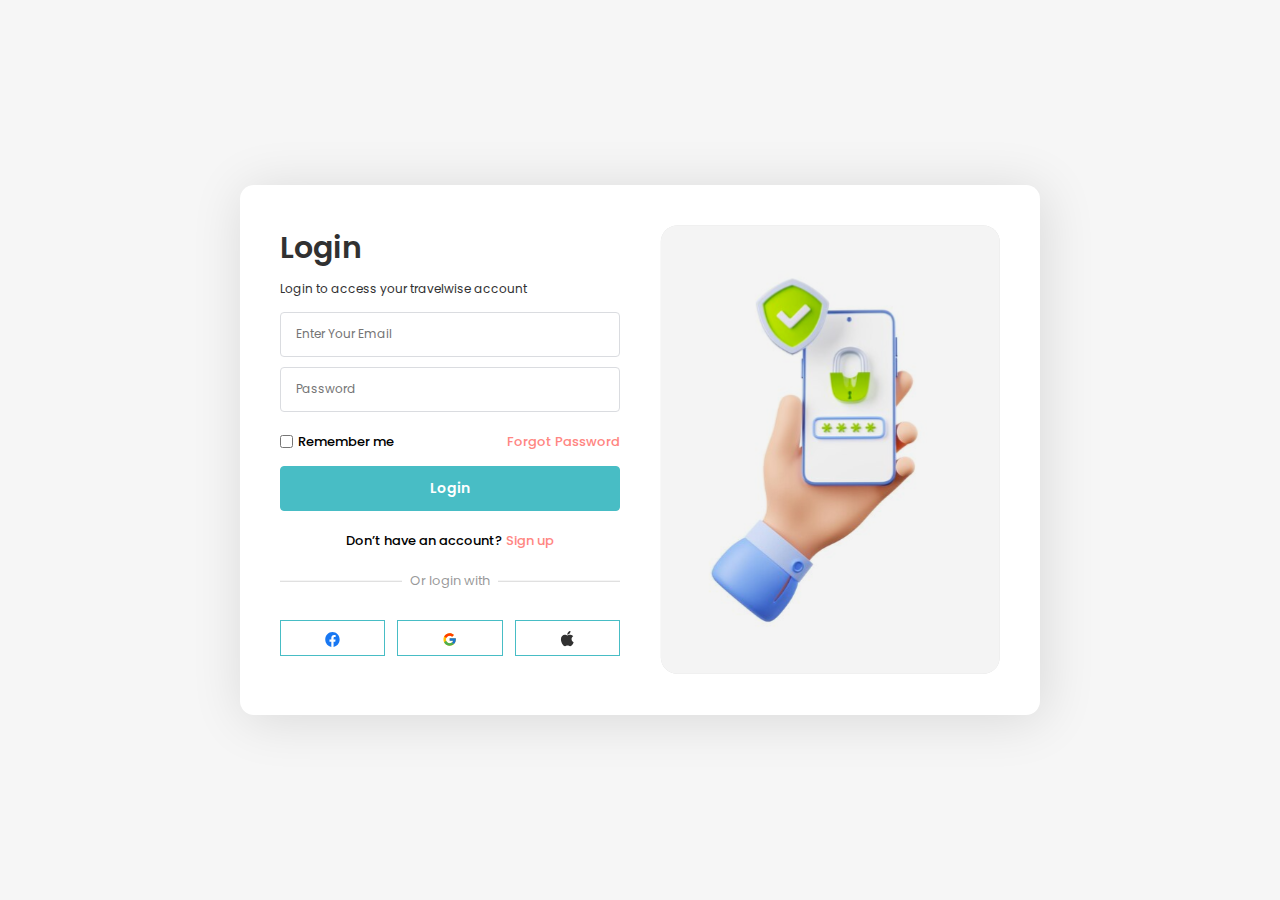
<file: index.html>
<!DOCTYPE html>
<html lang="en">

<head>
    <meta charset="UTF-8">
    <meta name="viewport" content="width=device-width, initial-scale=1.0">
    <title>Login</title>

    <!-- FAV ICON  -->
    <link rel="shortcut icon" type="image/png" href="./assets/images/fav.png" sizes="32x32" />

    <!-- FONT FAMILY LINK -->
    <link rel="stylesheet" href="./assets/fonts/stylesheet.css">

    <!-- CUSTOM CSS LINK -->
    <link rel="stylesheet" href="./assets/css/style.css">
</head>

<body class="form-body">
    <section class="form">
        <div class="form_wrapper">

            <div class="form_col">
                <h5>Login</h5>
                <p>Login to access your travelwise account</p>

                <form name="loginform" method="post" onsubmit="return validateform()">
                    <div class="form_input">

                        <input type="email" name="email" placeholder="Enter Your Email">
                        <input type="password" name="password" placeholder="Password">

                    </div>

                    <div class="form_checkbox">
                        <label for=""><input type="checkbox">Remember me</label>
                        <a href="">Forgot Password</a>
                    </div>

                    <button type="submit" value="login">Login</button>
                </form>
                <h6>Don’t have an account? <a href="register.html">Sign up</a></h6>
                <span class="or">Or login with</span>

                <ul class="form_social-links">
                    <li>
                        <a href=""><img src="./assets/images/login/facebook.svg" alt=""></a>
                    </li>

                    <li>
                        <a href=""><img src="./assets/images/login/google.svg" alt=""></a>
                    </li>

                    <li>
                        <a href=""><img src="./assets/images/login/apple.svg" alt=""></a>
                    </li>
                </ul>
            </div>

            <div class="form_col">
                <img class="vector" src="./assets/images/login/Rectangle 20.svg" alt="">
            </div>
        </div>
    </section>


    <!-- BUNDILE JS -->
    <script src="./assets/javascript/script.js"></script>

    <!-- CUSTOM JAVASCRIPT LINK -->
    <script src="./assets/javascript/script.js"></script>

</body>

</html>
</file>
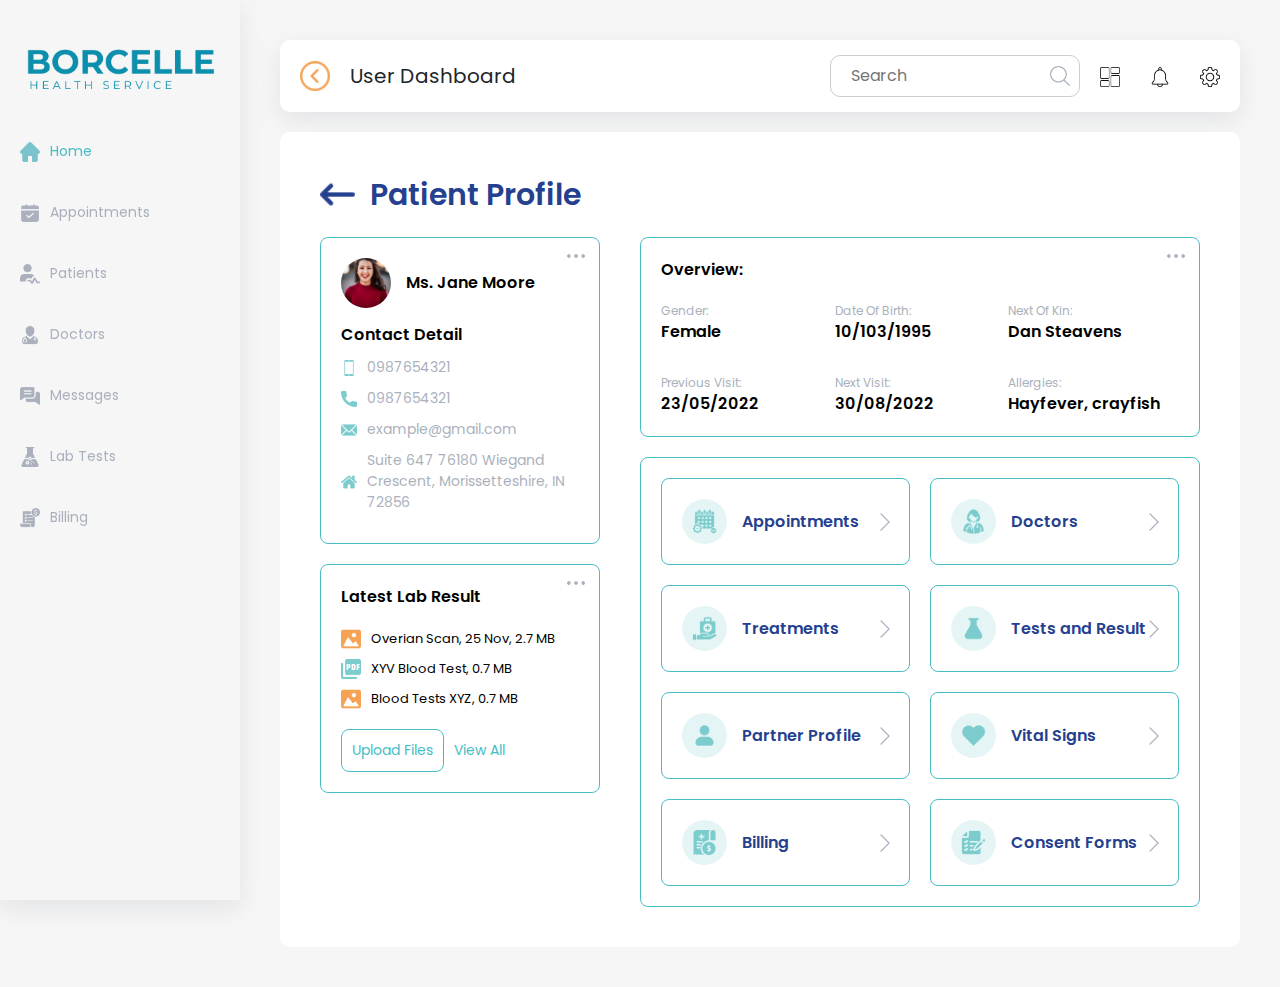
<file: dashboard.html>
<!DOCTYPE html>
<html lang="en">

<head>
    <meta charset="UTF-8">
    <meta name="viewport" content="width=device-width, initial-scale=1.0">
    <title>Dashboard</title>

    <!-- FAV ICON  -->
    <link rel="shortcut icon" type="image/png" href="./assets/images/fav.png" sizes="32x32" />

    <!-- FONT FAMILY LINK -->
    <link rel="stylesheet" href="./assets/fonts/stylesheet.css">

    <!-- CUSTOM CSS LINK -->
    <link rel="stylesheet" href="./assets/css/style.css">
</head>

<body>

    <section class="dashboard">
        <div class="dashboard_wrapper">
            <aside class="dashboard_sidebar" id="sldebar">

                <div class="dashboard_logo">
                    <img src="./assets/images/logo/logo.png" alt="">
                </div>
                <button onclick="toggleFun()"><img src="./assets/images/up-arrow.png" alt=""></button>
                <ul>
                    <li>
                        <a href="" class="active"><img src="./assets/images/icons/home.png" alt="">Home</a>
                    </li>

                    <li>
                        <a href=""><img src="./assets/images/icons/appointment.png" alt="">Appointments</a>
                    </li>

                    <li>
                        <a href=""><img src="./assets/images/icons/patient.png" alt="">Patients</a>
                    </li>

                    <li>
                        <a href=""><img src="./assets/images/icons/medical-assistance.png" alt="">Doctors</a>
                    </li>

                    <li>
                        <a href=""><img src="./assets/images/icons/chatting.png" alt="">Messages</a>
                    </li>

                    <li>
                        <a href=""><img src="./assets/images/icons/chemistry.png" alt="">Lab Tests</a>
                    </li>

                    <li>
                        <a href=""><img src="./assets/images/icons/bill.png" alt="">Billing</a>
                    </li>
                </ul>
            </aside>
            <div class="dashboard_panel" id="main-panel">
                <div class="dashboard_panel-head">
                    <div class="dashboard_panel-button">
                        <button onclick="toggleFun()"><img src="./assets/images/up-arrow.png" alt=""></button>
                        <span>User Dashboard</span>
                    </div>

                    <!-- <a href="">Book Appointments</a> -->
                    <div class="dashboard_panel-icons">
                        <input type="text" placeholder="Search">
                        <ul>
                            <li>
                                <a href=""><img src="./assets/images/dashboard.png" alt=""></a>
                            </li>

                            <li>
                                <a href=""><img src="./assets/images/bell.png" alt=""></a>
                            </li>

                            <li>
                                <a href=""><img src="./assets/images/settings.png" alt=""></a>
                            </li>
                        </ul>
                    </div>
                </div>

                <div class="dashboard_panel-main">
                    <h3><img src="./assets/images/icon-1/right-arrow.png" alt=""> Patient Profile</h3>

                    <div class="dashboard_row">
                        <div class="dashboard_col">
                            <div class="user">
                                <div class="user_name">
                                    <img src="./assets/images/photo-1494790108377-be9c29b29330.avif" alt="">
                                    <h4>Ms. Jane Moore</h4>
                                </div>

                                <div class="user_detail">
                                    <h4>Contact Detail</h4>

                                    <ul>
                                        <li><img src="./assets/images/icons/smartphone-call.png" alt=""><a
                                                href="">0987654321</a></li>
                                        <li><img src="./assets/images/icons/call.png" alt=""><a href="">0987654321</a>
                                        </li>
                                        <li><img src="./assets/images/icons/email.png" alt=""> <a
                                                href="">example@gmail.com</a></li>
                                        <li><img src="./assets/images/icons/home1.png" alt=""> Suite 647 76180 Wiegand
                                            Crescent, Morissetteshire, IN 72856</li>
                                    </ul>
                                </div>
                            </div>

                            <div class="result">
                                <h4>Latest Lab Result</h4>
                                <ul>
                                    <li><img src="./assets/images/icons/insert-picture-icon.png" alt="">Overian Scan, 25
                                        Nov, 2.7 MB</li>
                                    <li><img src="./assets/images/icons/pdf.png" alt="">XYV Blood Test, 0.7 MB
                                    </li>
                                    <li><img src="./assets/images/icons/insert-picture-icon.png" alt="">Blood Tests XYZ,
                                        0.7 MB</li>
                                </ul>

                                <div class="result_btn">
                                    <button>Upload Files</button>
                                    <a href="">View All</a>
                                </div>

                            </div>
                        </div>

                        <div class="dashboard_col">
                            <div class="overview">
                                <h4>Overview:</h4>

                                <ul>
                                    <li>
                                        <span>Gender:</span>
                                        Female
                                    </li>

                                    <li>
                                        <span>Date Of Birth:</span>
                                        10/103/1995
                                    </li>

                                    <li>
                                        <span>Next Of Kin:</span>
                                        Dan Steavens
                                    </li>

                                    <li>
                                        <span>Previous Visit:</span>
                                        23/05/2022
                                    </li>

                                    <li>
                                        <span>Next Visit:</span>
                                        30/08/2022
                                    </li>

                                    <li>
                                        <span>Allergies:</span>
                                        Hayfever, crayfish
                                    </li>

                                </ul>
                            </div>

                            <div class="more">
                                <ul>
                                    <li>
                                        <span><img src="./assets/images/icon-1/event-management.png" alt=""></span>
                                        Appointments

                                    </li>

                                    <li>
                                        <span><img src="./assets/images/icon-1/doctor.png" alt=""></span>
                                        Doctors
                                    </li>

                                    <li>
                                        <span><img src="./assets/images/icon-1/medical.png" alt=""></span>
                                        Treatments
                                    </li>

                                    <li>
                                        <span><img src="./assets/images/icon-1/flask.png" alt=""></span>
                                        Tests and Result
                                    </li>

                                    <li>
                                        <span><img src="./assets/images/icon-1/user.png" alt=""></span>
                                        Partner Profile
                                    </li>

                                    <li>
                                        <span><img src="./assets/images/icon-1/hearts.png" alt=""></span>
                                        Vital Signs
                                    </li>

                                    <li>
                                        <span><img src="./assets/images/icon-1/medical (1).png" alt=""></span>
                                        Billing
                                    </li>

                                    <li>
                                        <span><img src="./assets/images/icon-1/audit.png" alt=""></span>
                                        Consent Forms
                                    </li>
                                </ul>
                            </div>
                        </div>
                    </div>

                </div>
            </div>
        </div>
    </section>














    <!-- BUNDILE JS -->
    <script src="./assets/javascript/script.js"></script>

    <!-- CUSTOM JAVASCRIPT LINK -->
    <script src="./assets/javascript/script.js"></script>
</body>

</html>
</file>
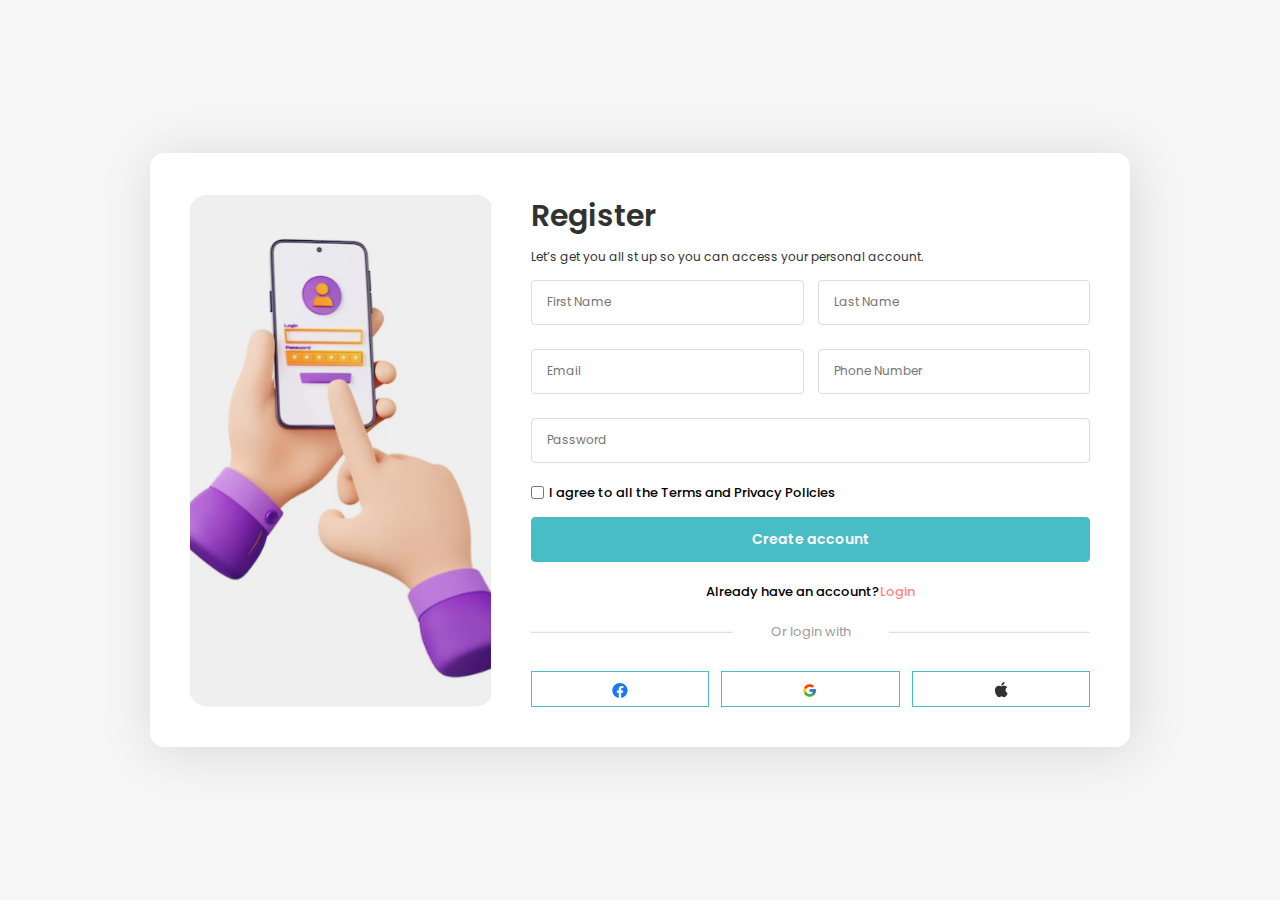
<file: register.html>
<!DOCTYPE html>
<html lang="en">

<head>
    <meta charset="UTF-8">
    <meta name="viewport" content="width=device-width, initial-scale=1.0">
    <title>Register</title>

    <!-- FAV ICON  -->
    <link rel="shortcut icon" type="image/png" href="./assets/images/fav.png" sizes="32x32" />

    <!-- FONT FAMILY LINK -->
    <link rel="stylesheet" href="./assets/fonts/stylesheet.css">

    <!-- CUSTOM CSS LINK -->
    <link rel="stylesheet" href="./assets/css/style.css">
</head>

<body class="form-body">

    <section class="form register">
        <div class="form_wrapper">

            <div class="form_col form_left">
                <img class="vector" src="./assets/images/register/Rectangle 20.svg" alt="">
            </div>

            <div class="form_col form_right">
                <h5>Register</h5>
                <p>Let’s get you all st up so you can access your personal account.</p>

                <form action="" name="registerform" method="post" onsubmit="return registerFormVal()">
                    <div class="form_input form_register-input">
                        <input type="text" name="firstname" placeholder="First Name">
                        <input type="text" name="lastname" placeholder="Last Name">
                        <input type="email" name="email" placeholder="Email">
                        <input type="tel" name="number" placeholder="Phone Number">
                        <input type="password" name="password" placeholder="Password">
                    </div>

                    <div class="form_checkbox">
                        <label for=""><input type="checkbox">I agree to all the Terms and Privacy Policies</label>
                    </div>

                    <button type="submit" value="register">Create account</button>
                </form>

                <h6>Already have an account?<a href="login.html">Login</a></h6>
                <span class="or">Or login with</span>

                <ul class="form_social-links">
                    <li>
                        <a href=""><img src="./assets/images/login/facebook.svg" alt=""></a>
                    </li>

                    <li>
                        <a href=""><img src="./assets/images/login/google.svg" alt=""></a>
                    </li>

                    <li>
                        <a href=""><img src="./assets/images/login/apple.svg" alt=""></a>
                    </li>
                </ul>
            </div>

        </div>
    </section>




    <!-- BUNDILE JS -->
    <script src="./assets/javascript/script.js"></script>

    <!-- CUSTOM JAVASCRIPT LINK -->
    <script src="./assets/javascript/script.js"></script>
</body>

</html>
</file>
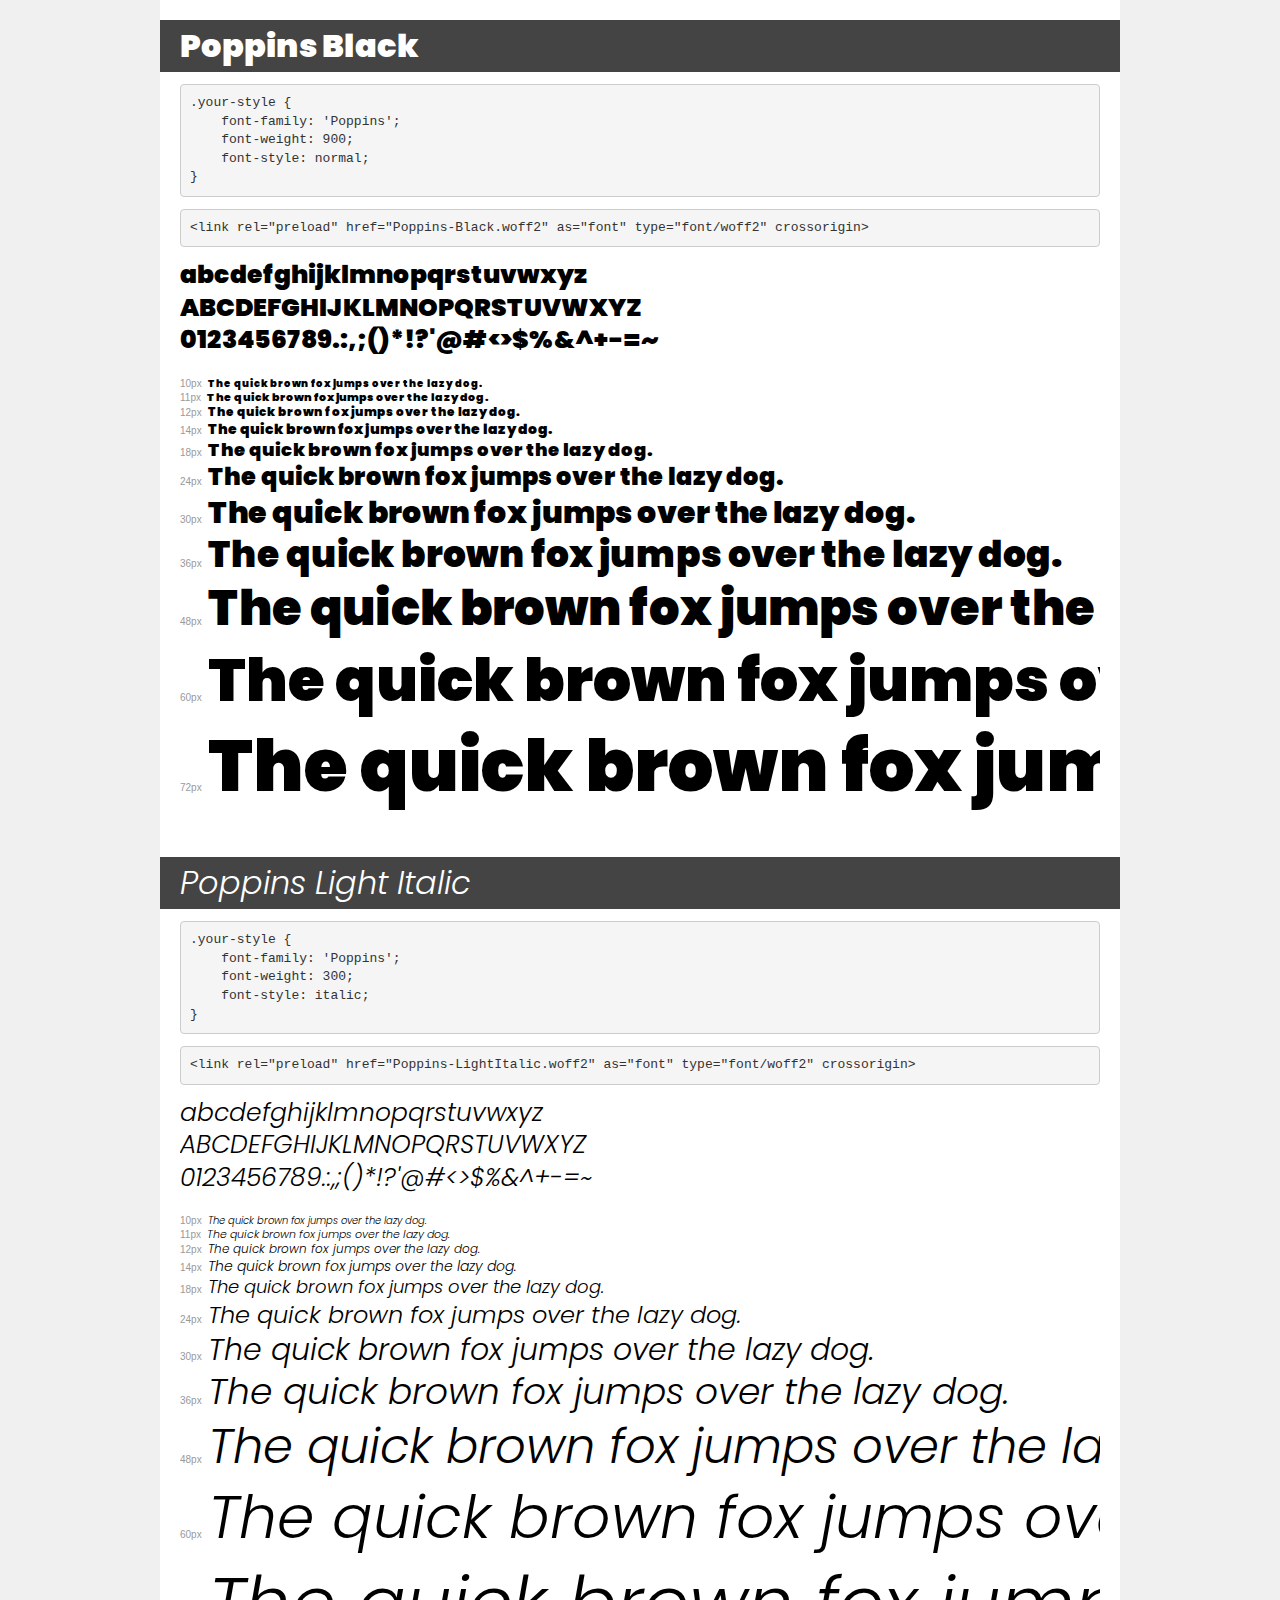
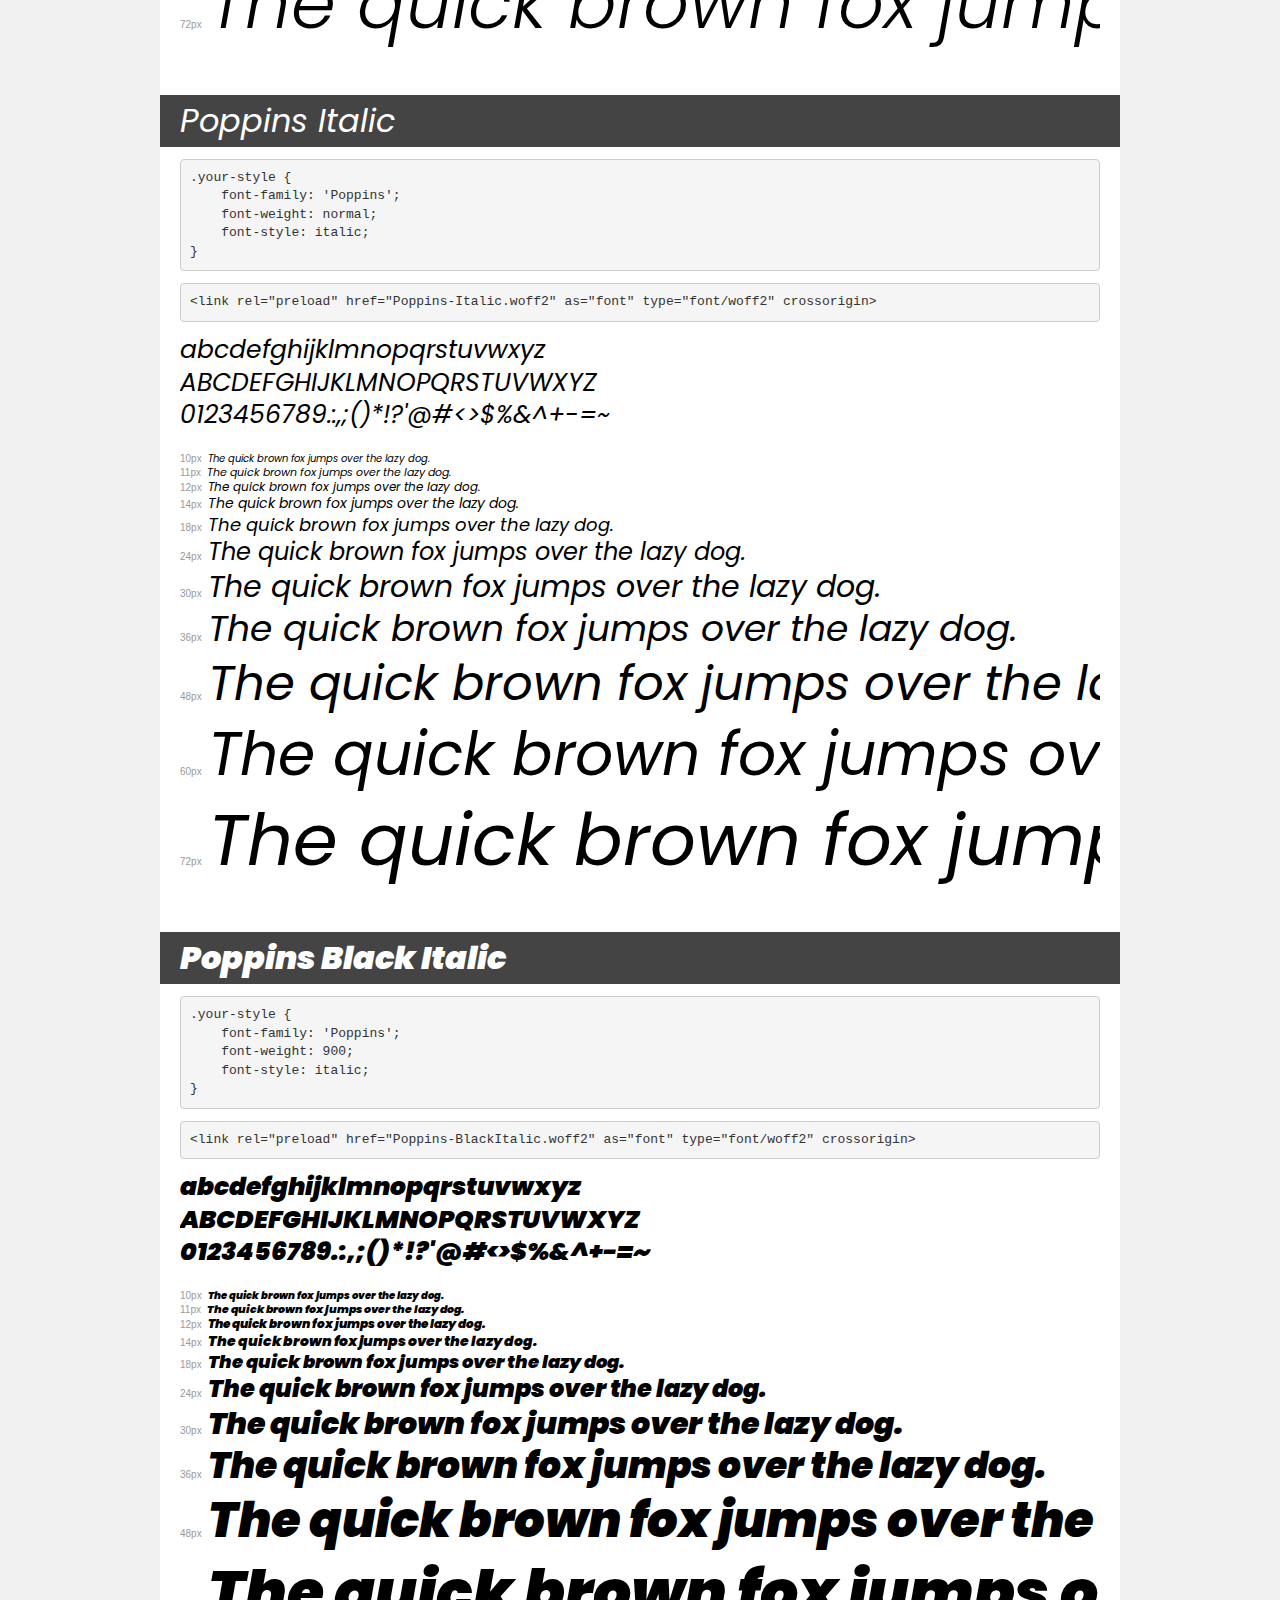
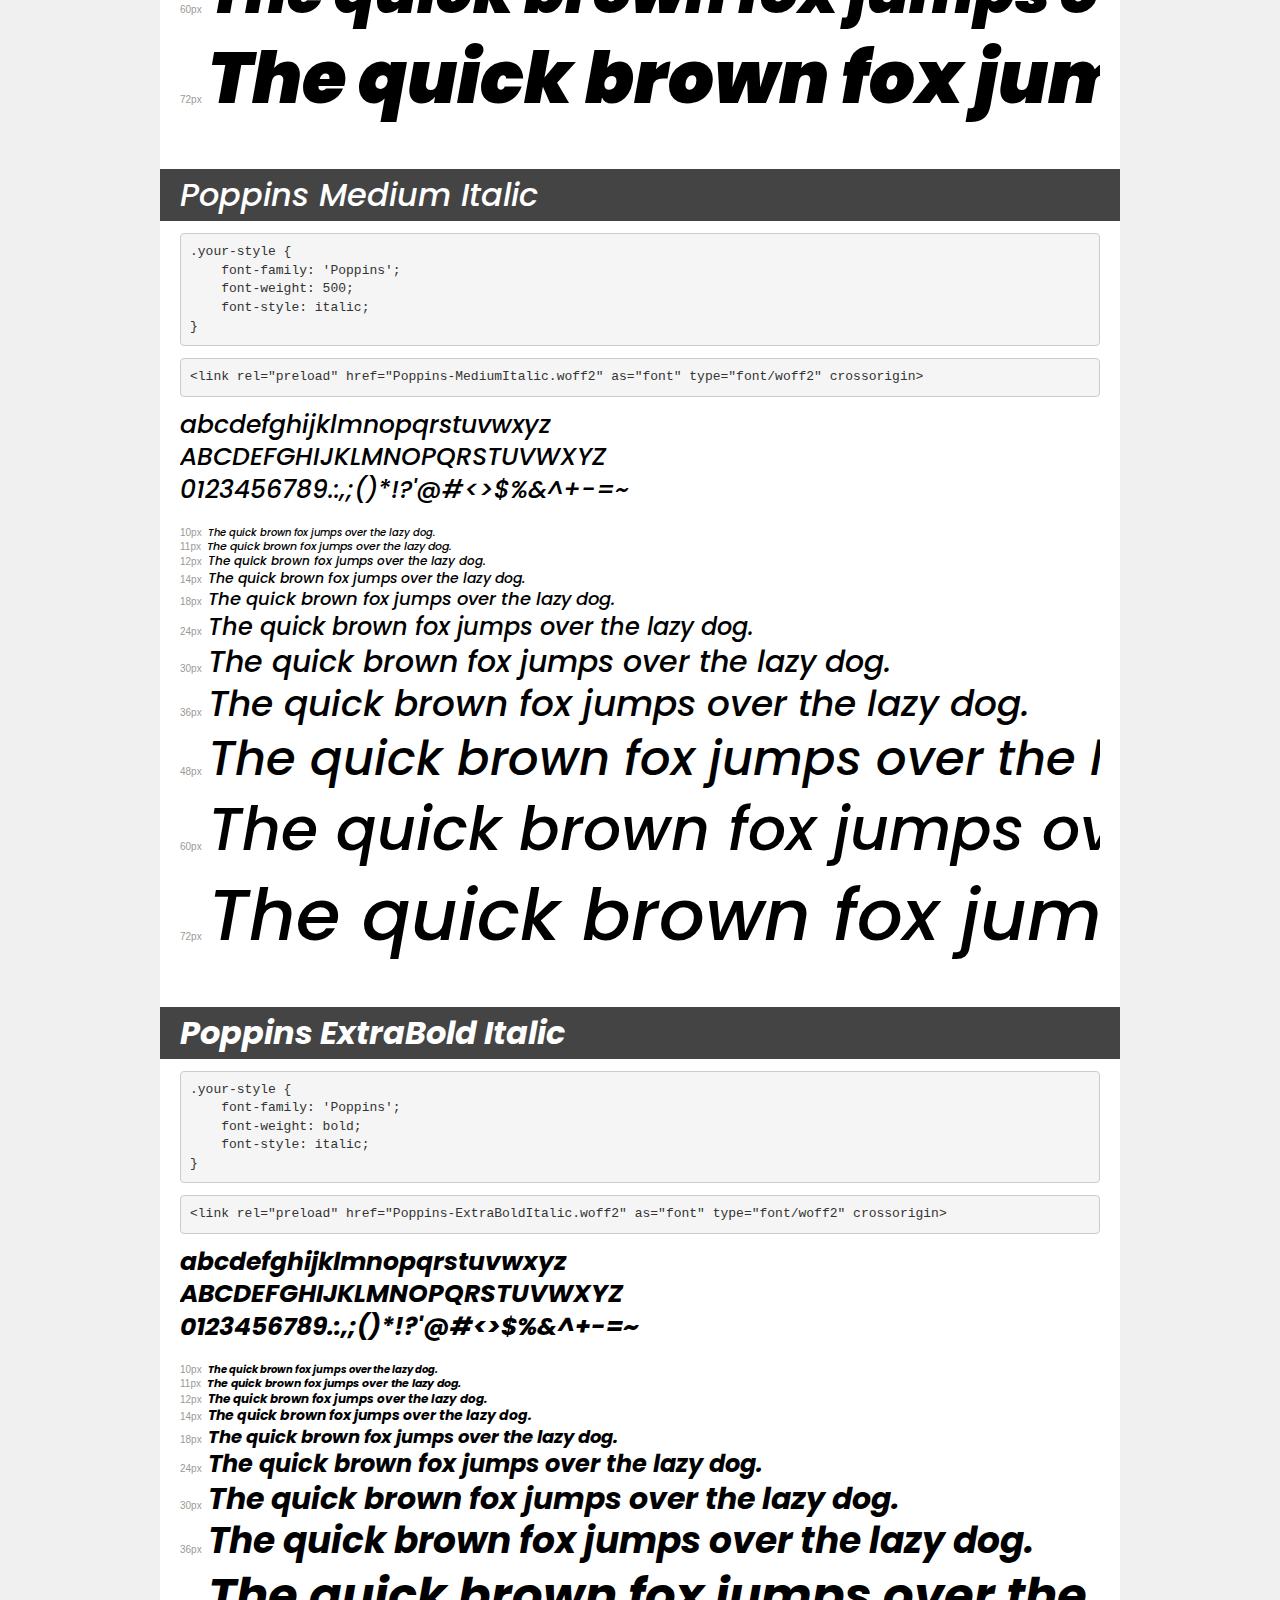
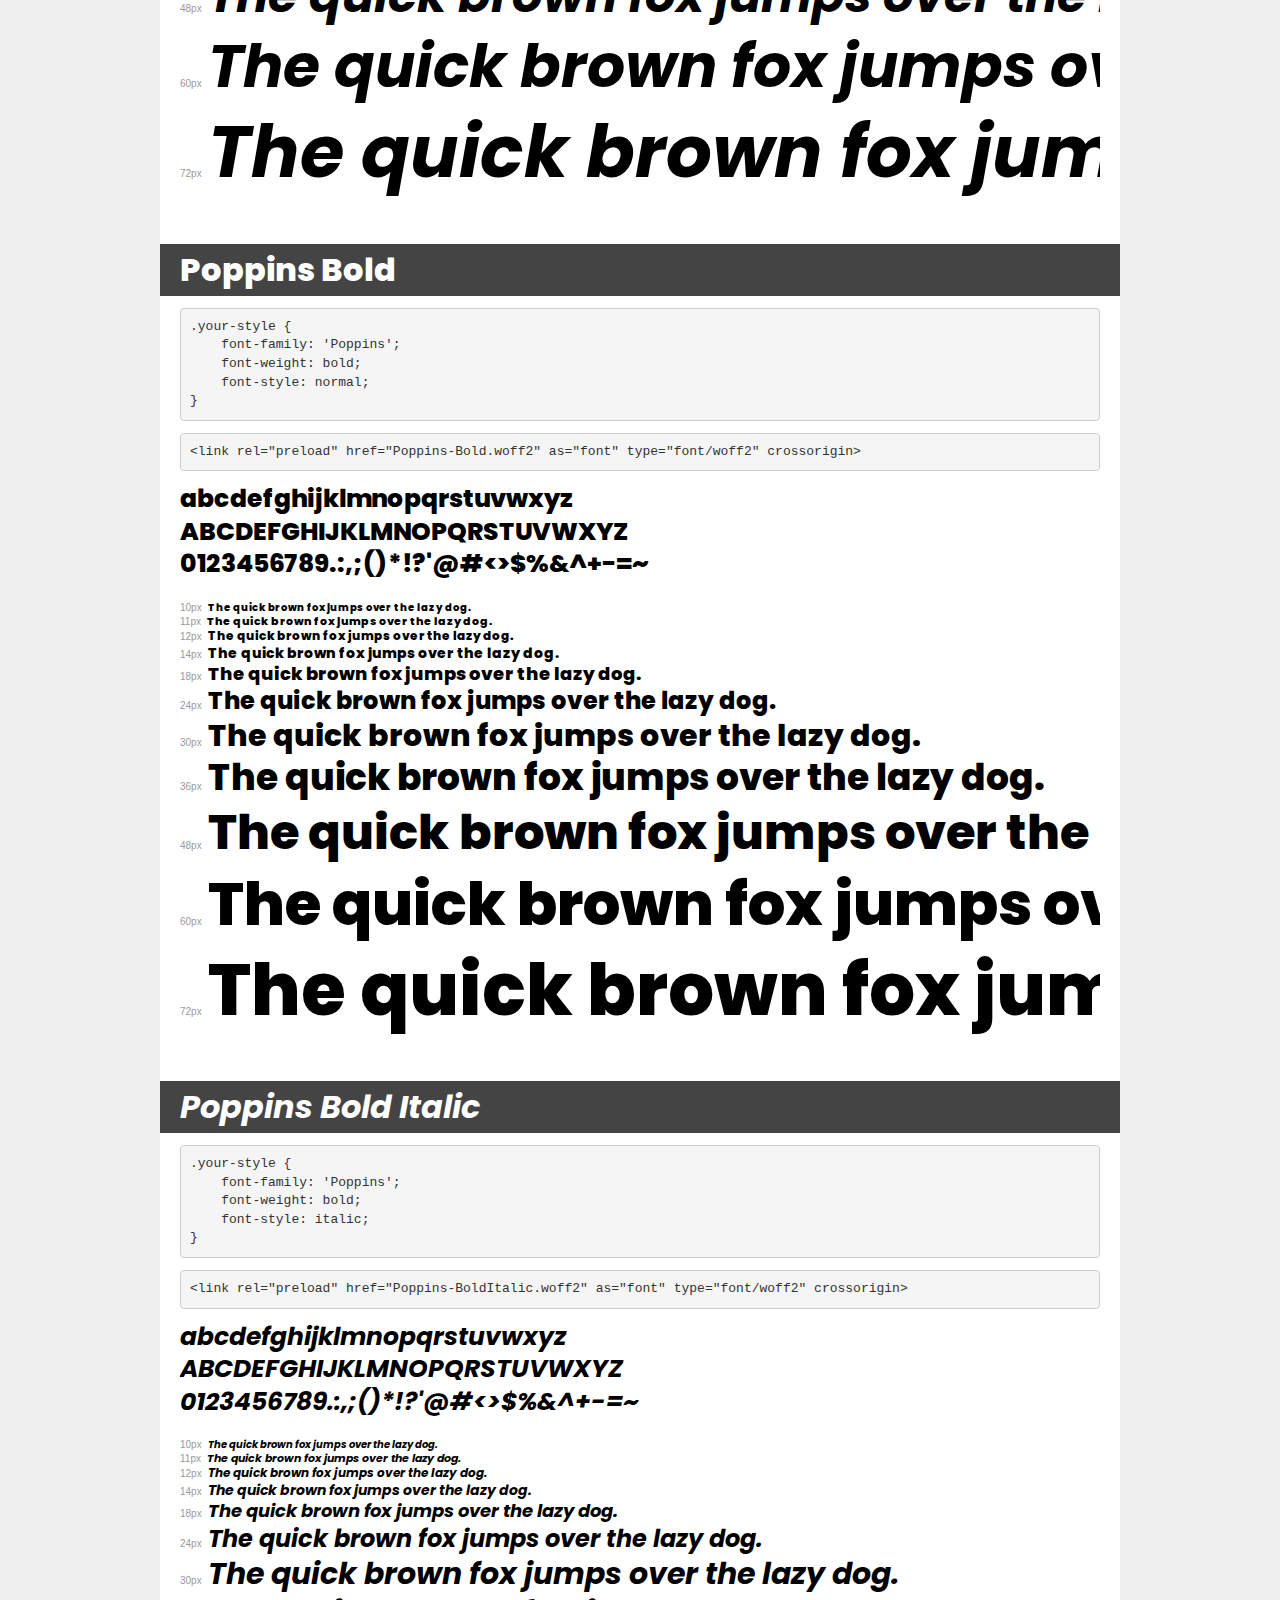
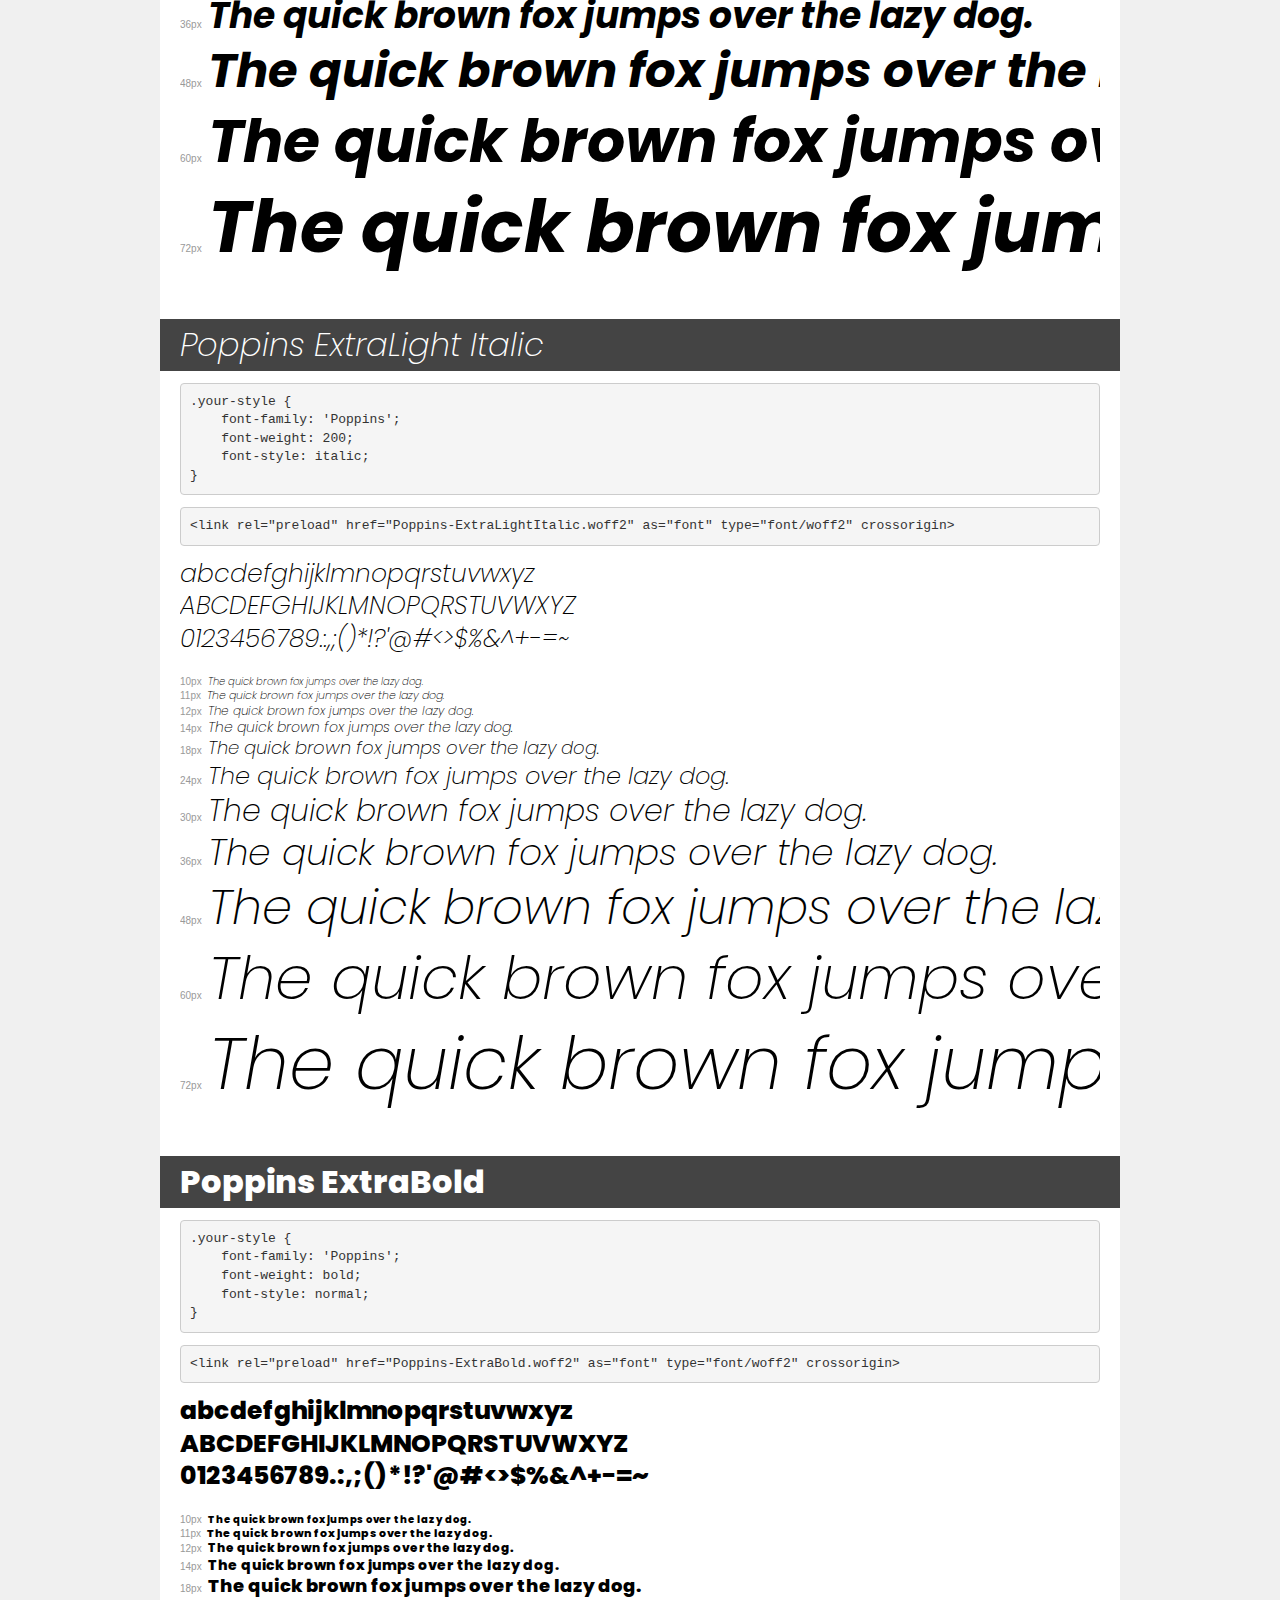
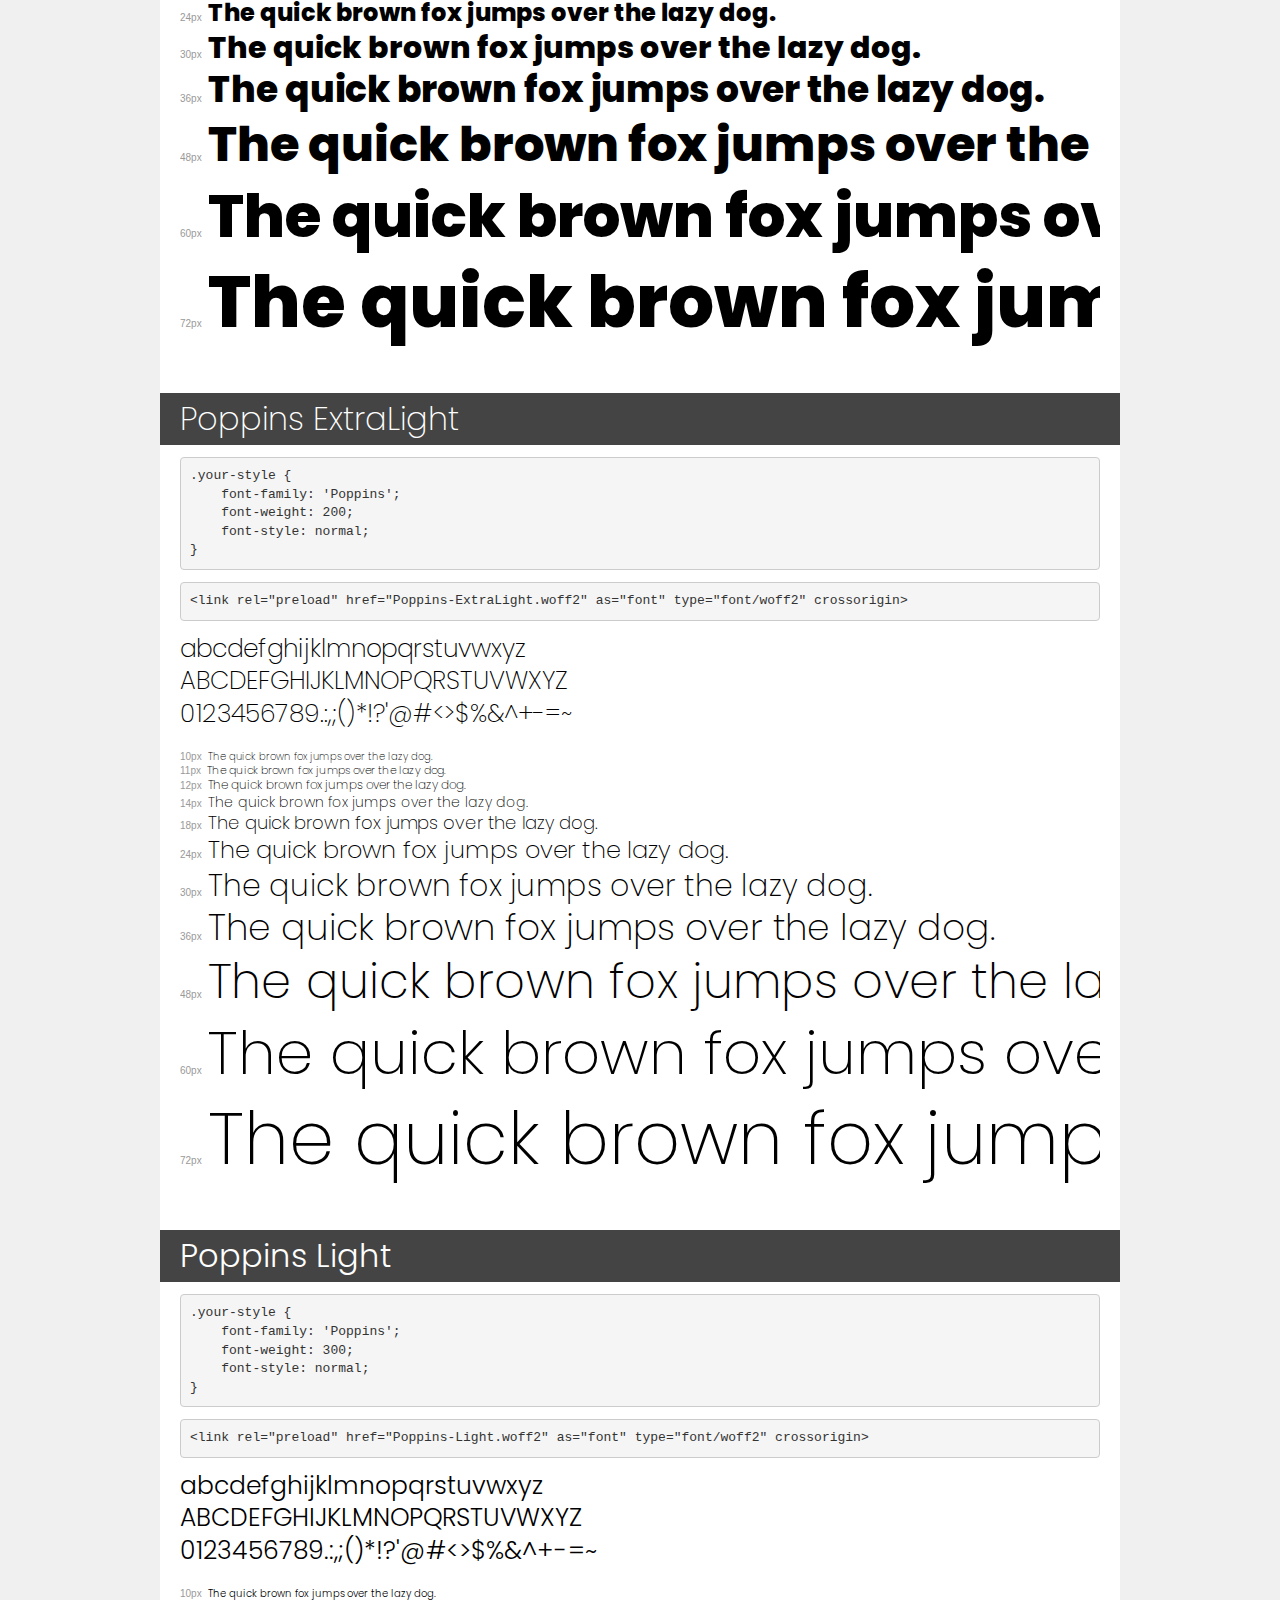
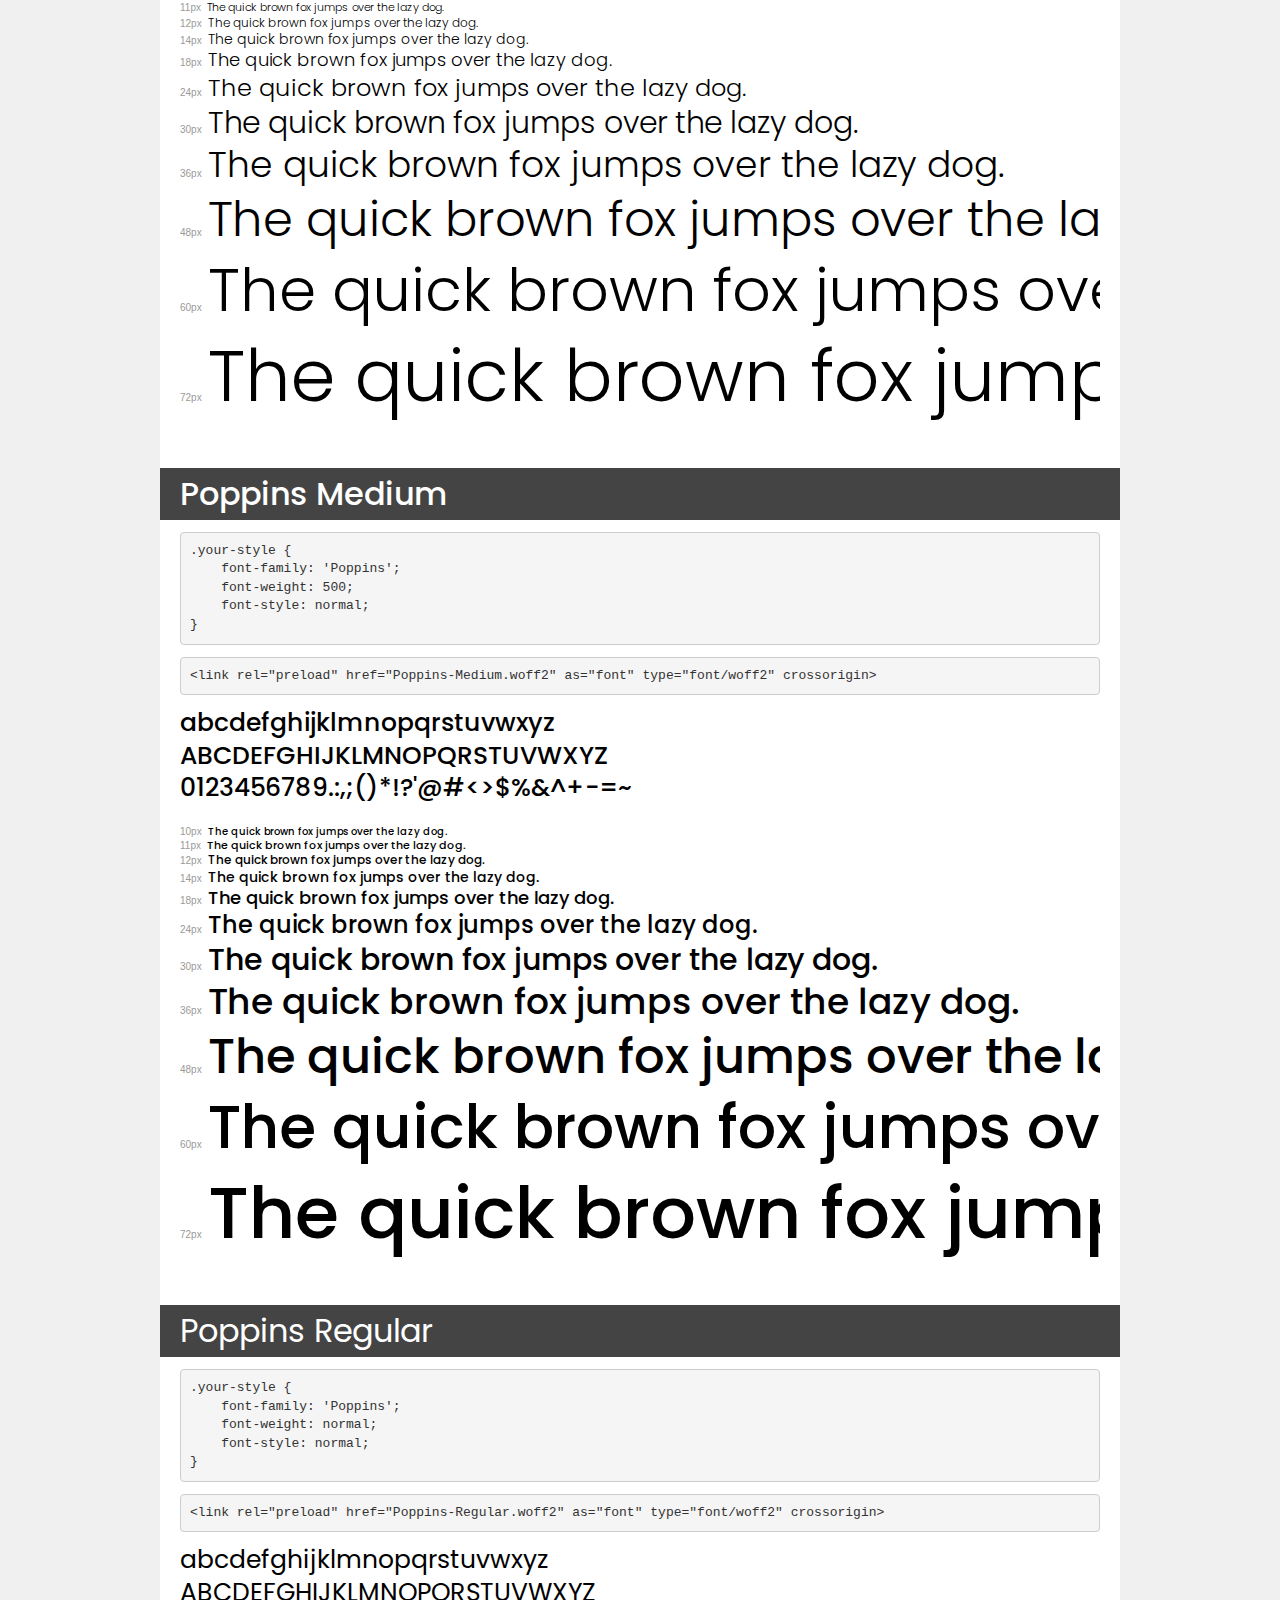
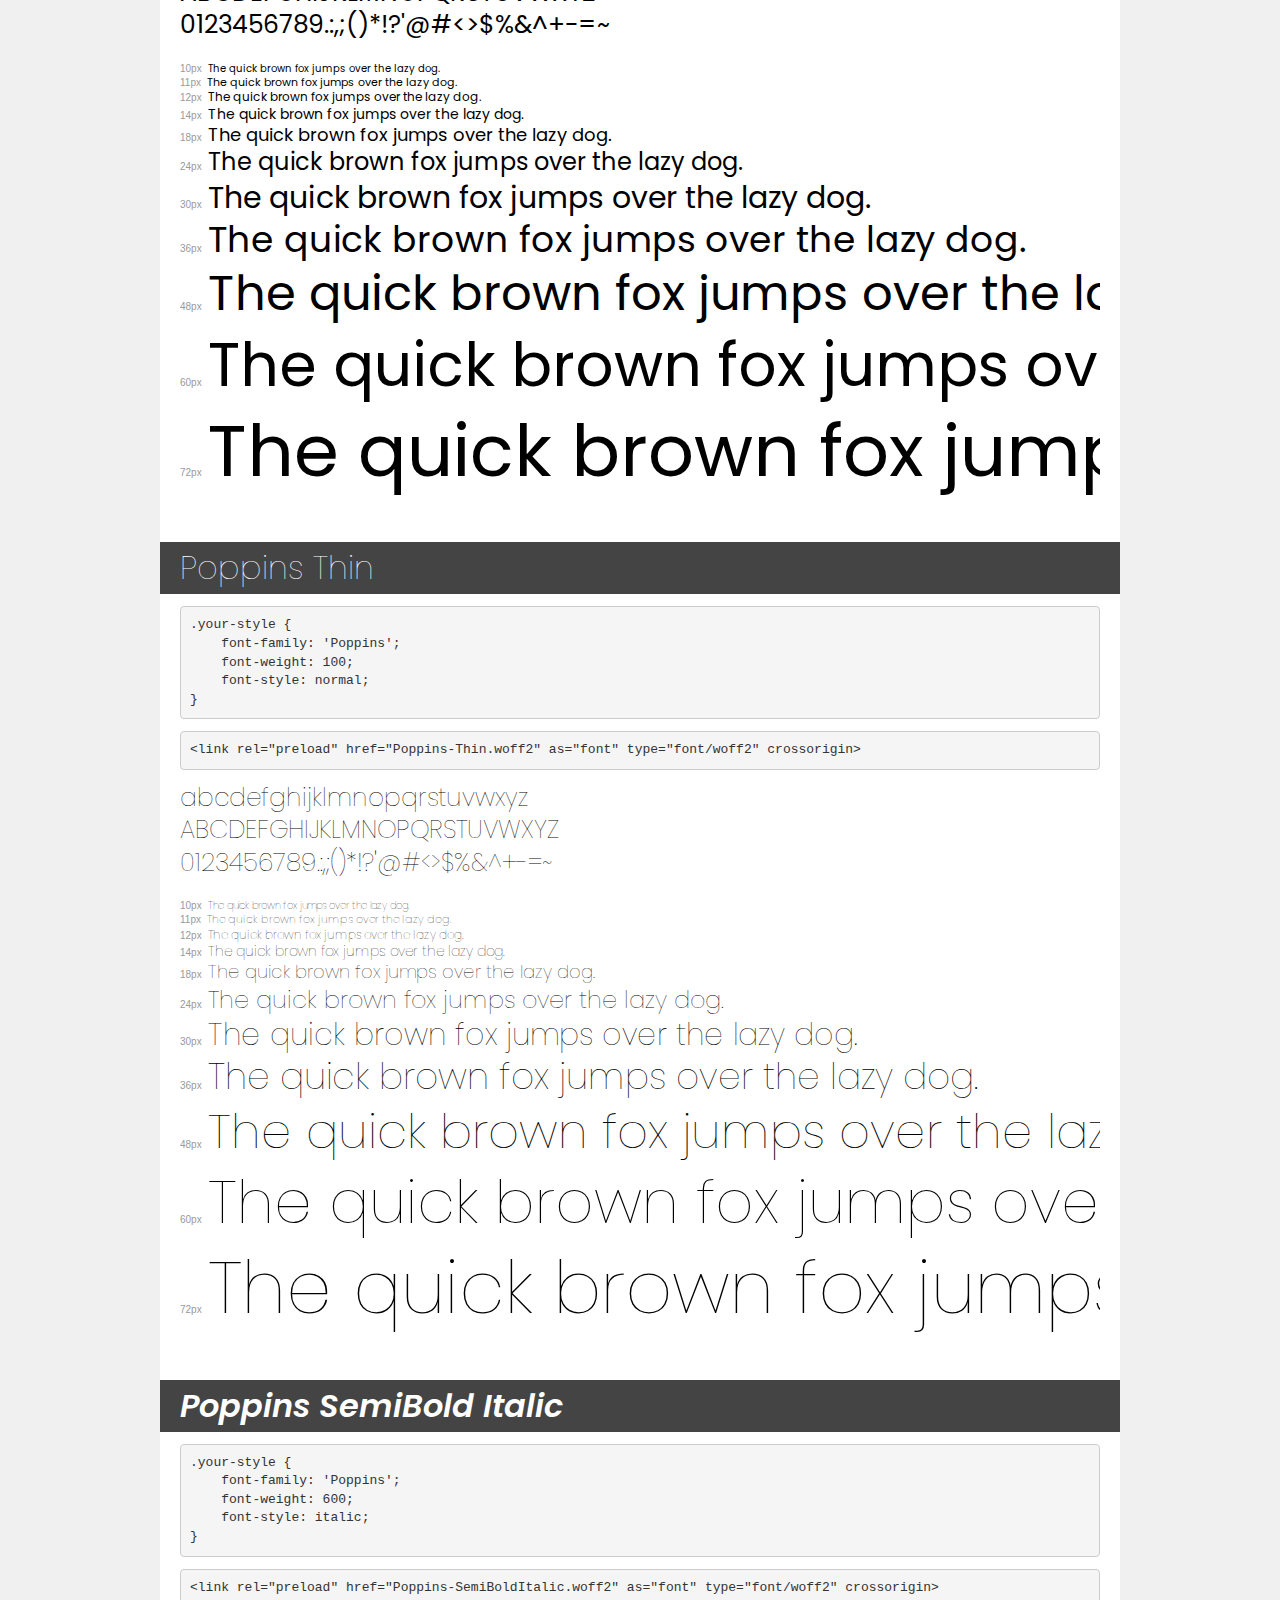
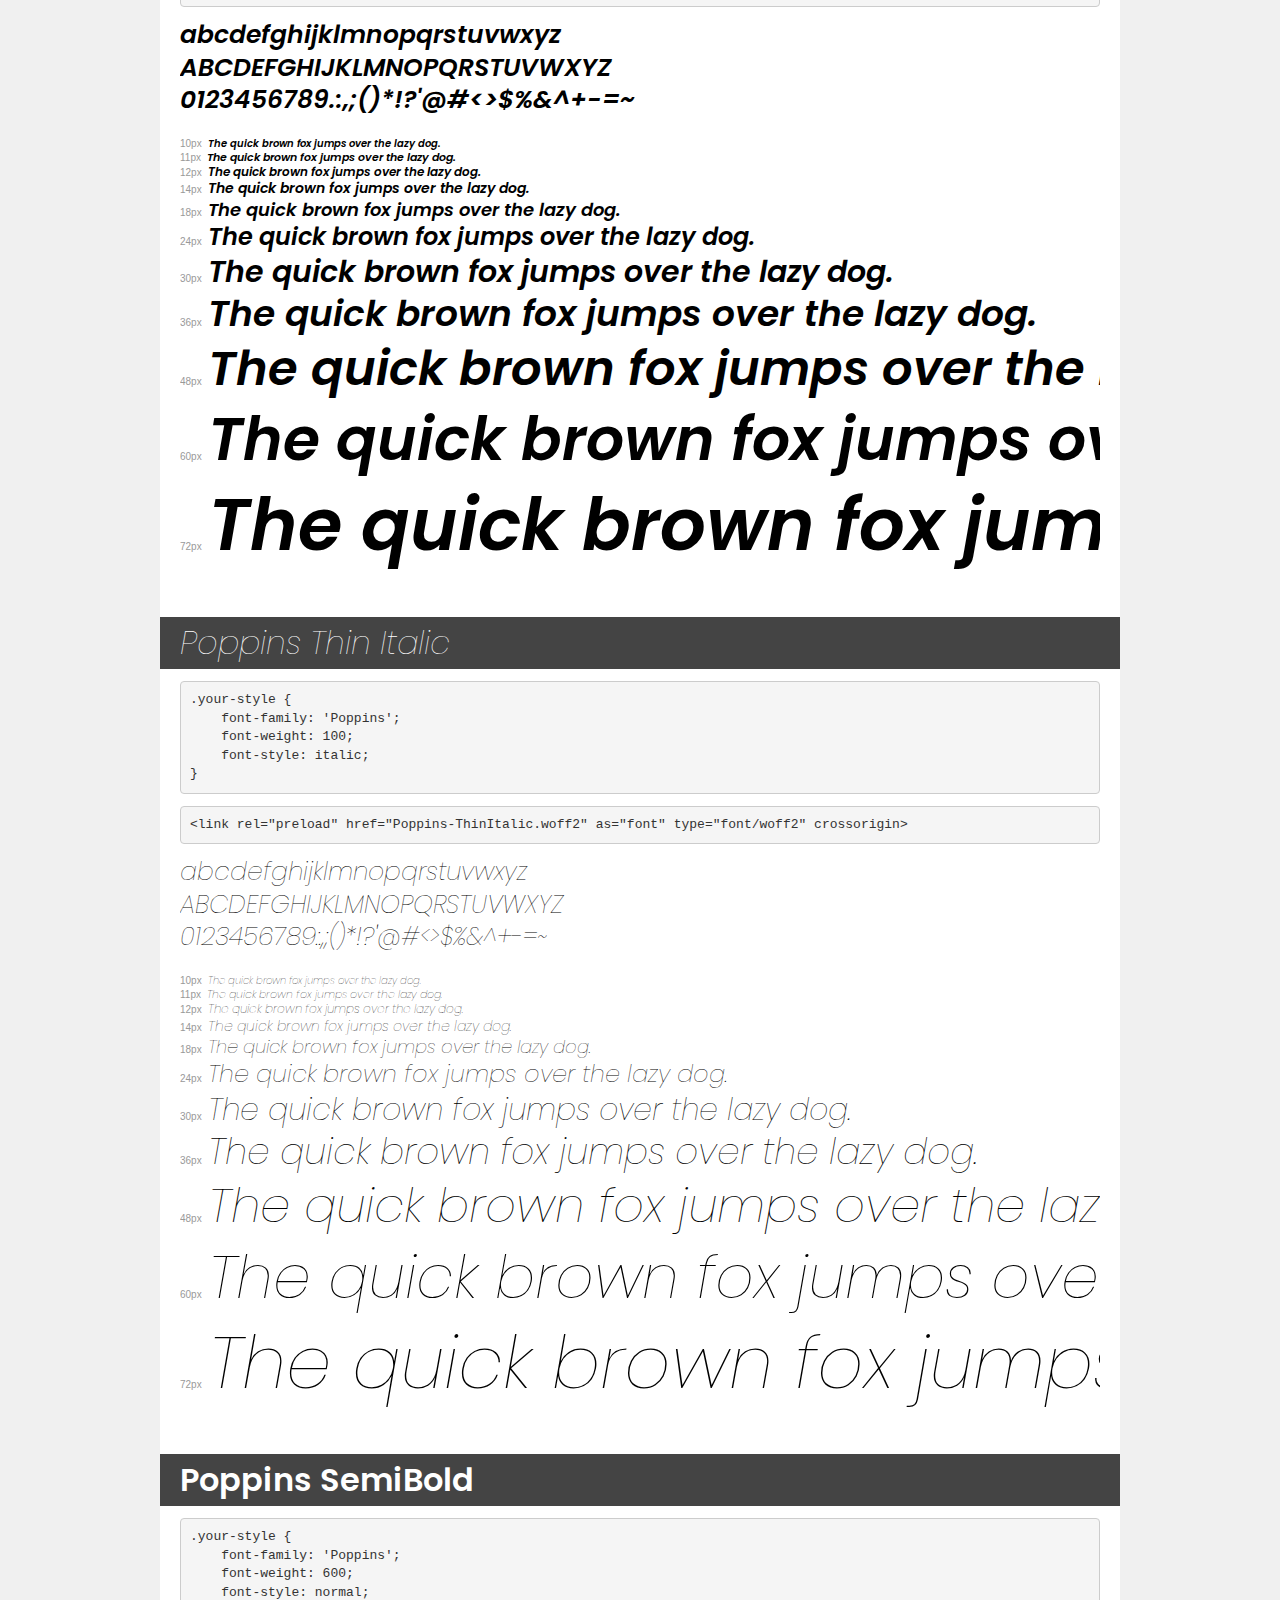
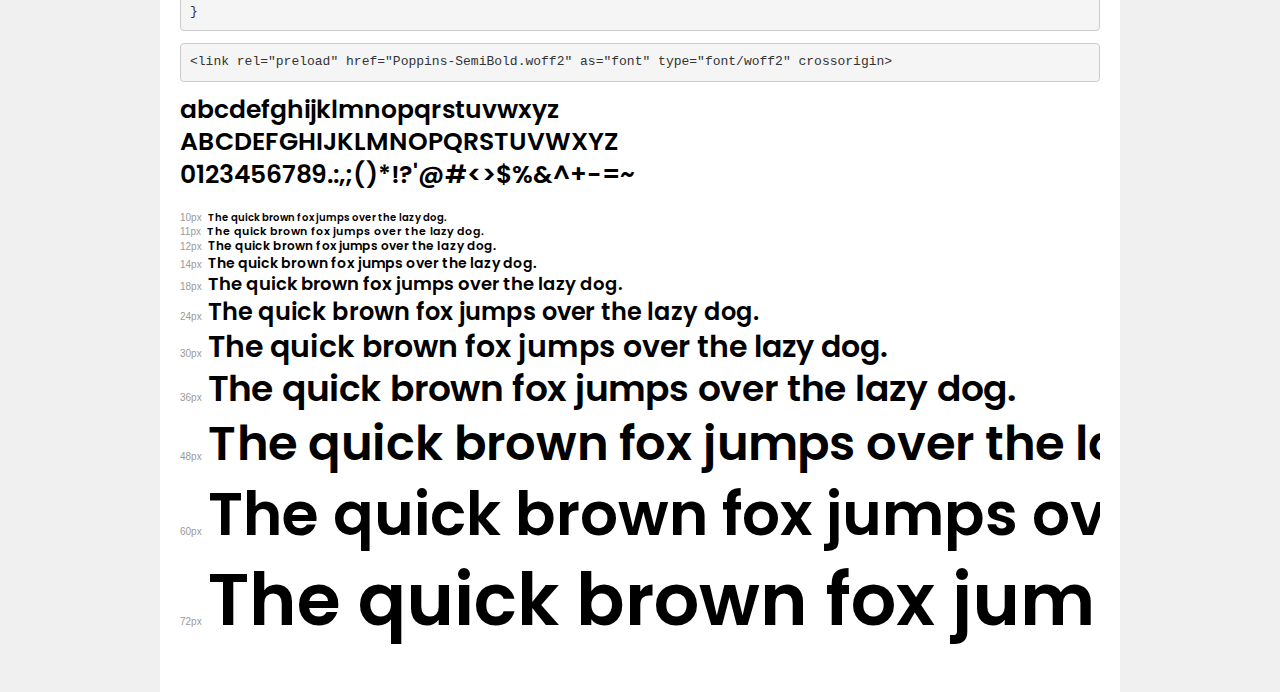
<file: assets/fonts/demo.html>
<!DOCTYPE html>
<html lang="en">
<head>
    <meta charset="utf-8">
    <meta http-equiv="X-UA-Compatible" content="IE=edge">
    <meta name="viewport" content="width=device-width, initial-scale=1">
    <meta name="robots" content="noindex, noarchive">
    <meta name="format-detection" content="telephone=no">
    <title>Transfonter demo</title>
    <link href="stylesheet.css" rel="stylesheet">
    <style>
        /*
        http://meyerweb.com/eric/tools/css/reset/
        v2.0 | 20110126
        License: none (public domain)
        */
        html, body, div, span, applet, object, iframe,
        h1, h2, h3, h4, h5, h6, p, blockquote, pre,
        a, abbr, acronym, address, big, cite, code,
        del, dfn, em, img, ins, kbd, q, s, samp,
        small, strike, strong, sub, sup, tt, var,
        b, u, i, center,
        dl, dt, dd, ol, ul, li,
        fieldset, form, label, legend,
        table, caption, tbody, tfoot, thead, tr, th, td,
        article, aside, canvas, details, embed,
        figure, figcaption, footer, header, hgroup,
        menu, nav, output, ruby, section, summary,
        time, mark, audio, video {
            margin: 0;
            padding: 0;
            border: 0;
            font-size: 100%;
            font: inherit;
            vertical-align: baseline;
        }
        /* HTML5 display-role reset for older browsers */
        article, aside, details, figcaption, figure,
        footer, header, hgroup, menu, nav, section {
            display: block;
        }
        body {
            line-height: 1;
        }
        ol, ul {
            list-style: none;
        }
        blockquote, q {
            quotes: none;
        }
        blockquote:before, blockquote:after,
        q:before, q:after {
            content: '';
            content: none;
        }
        table {
            border-collapse: collapse;
            border-spacing: 0;
        }
        /* demo styles */
        body {
            background: #f0f0f0;
            color: #000;
        }
        .page {
            background: #fff;
            width: 920px;
            margin: 0 auto;
            padding: 20px 20px 0 20px;
            overflow: hidden;
        }
        .font-container {
            overflow-x: auto;
            overflow-y: hidden;
            margin-bottom: 40px;
            line-height: 1.3;
            white-space: nowrap;
            padding-bottom: 5px;
        }
        h1 {
            position: relative;
            background: #444;
            font-size: 32px;
            color: #fff;
            padding: 10px 20px;
            margin: 0 -20px 12px -20px;
        }
        .letters {
            font-size: 25px;
            margin-bottom: 20px;
        }
        .s10:before {
            content: '10px';
        }
        .s11:before {
            content: '11px';
        }
        .s12:before {
            content: '12px';
        }
        .s14:before {
            content: '14px';
        }
        .s18:before {
            content: '18px';
        }
        .s24:before {
            content: '24px';
        }
        .s30:before {
            content: '30px';
        }
        .s36:before {
            content: '36px';
        }
        .s48:before {
            content: '48px';
        }
        .s60:before {
            content: '60px';
        }
        .s72:before {
            content: '72px';
        }
        .s10:before, .s11:before, .s12:before, .s14:before,
        .s18:before, .s24:before, .s30:before, .s36:before,
        .s48:before, .s60:before, .s72:before {
            font-family: Arial, sans-serif;
            font-size: 10px;
            font-weight: normal;
            font-style: normal;
            color: #999;
            padding-right: 6px;
        }
        pre {
            display: block;
            padding: 9px;
            margin: 0 0 12px;
            font-family: Monaco, Menlo, Consolas, "Courier New", monospace;
            font-size: 13px;
            line-height: 1.428571429;
            color: #333;
            font-weight: normal;
            font-style: normal;
            background-color: #f5f5f5;
            border: 1px solid #ccc;
            overflow-x: auto;
            border-radius: 4px;
        }
        /* responsive */
        @media (max-width: 959px) {
            .page {
                width: auto;
                margin: 0;
            }
        }
    </style>
</head>
<body>
<div class="page">
    <div class="demo">
        <h1 style="font-family: 'Poppins'; font-weight: 900; font-style: normal;">Poppins Black</h1>
        <pre title="Usage">.your-style {
    font-family: 'Poppins';
    font-weight: 900;
    font-style: normal;
}</pre>
        <pre title="Preload (optional)">
&lt;link rel=&quot;preload&quot; href=&quot;Poppins-Black.woff2&quot; as=&quot;font&quot; type=&quot;font/woff2&quot; crossorigin&gt;</pre>
        <div class="font-container" style="font-family: 'Poppins'; font-weight: 900; font-style: normal;">
            <p class="letters">
                abcdefghijklmnopqrstuvwxyz<br>
ABCDEFGHIJKLMNOPQRSTUVWXYZ<br>
                0123456789.:,;()*!?'@#&lt;&gt;$%&^+-=~
            </p>
            <p class="s10" style="font-size: 10px;">The quick brown fox jumps over the lazy dog.</p>
            <p class="s11" style="font-size: 11px;">The quick brown fox jumps over the lazy dog.</p>
            <p class="s12" style="font-size: 12px;">The quick brown fox jumps over the lazy dog.</p>
            <p class="s14" style="font-size: 14px;">The quick brown fox jumps over the lazy dog.</p>
            <p class="s18" style="font-size: 18px;">The quick brown fox jumps over the lazy dog.</p>
            <p class="s24" style="font-size: 24px;">The quick brown fox jumps over the lazy dog.</p>
            <p class="s30" style="font-size: 30px;">The quick brown fox jumps over the lazy dog.</p>
            <p class="s36" style="font-size: 36px;">The quick brown fox jumps over the lazy dog.</p>
            <p class="s48" style="font-size: 48px;">The quick brown fox jumps over the lazy dog.</p>
            <p class="s60" style="font-size: 60px;">The quick brown fox jumps over the lazy dog.</p>
            <p class="s72" style="font-size: 72px;">The quick brown fox jumps over the lazy dog.</p>
        </div>
    </div>

    <div class="demo">
        <h1 style="font-family: 'Poppins'; font-weight: 300; font-style: italic;">Poppins Light Italic</h1>
        <pre title="Usage">.your-style {
    font-family: 'Poppins';
    font-weight: 300;
    font-style: italic;
}</pre>
        <pre title="Preload (optional)">
&lt;link rel=&quot;preload&quot; href=&quot;Poppins-LightItalic.woff2&quot; as=&quot;font&quot; type=&quot;font/woff2&quot; crossorigin&gt;</pre>
        <div class="font-container" style="font-family: 'Poppins'; font-weight: 300; font-style: italic;">
            <p class="letters">
                abcdefghijklmnopqrstuvwxyz<br>
ABCDEFGHIJKLMNOPQRSTUVWXYZ<br>
                0123456789.:,;()*!?'@#&lt;&gt;$%&^+-=~
            </p>
            <p class="s10" style="font-size: 10px;">The quick brown fox jumps over the lazy dog.</p>
            <p class="s11" style="font-size: 11px;">The quick brown fox jumps over the lazy dog.</p>
            <p class="s12" style="font-size: 12px;">The quick brown fox jumps over the lazy dog.</p>
            <p class="s14" style="font-size: 14px;">The quick brown fox jumps over the lazy dog.</p>
            <p class="s18" style="font-size: 18px;">The quick brown fox jumps over the lazy dog.</p>
            <p class="s24" style="font-size: 24px;">The quick brown fox jumps over the lazy dog.</p>
            <p class="s30" style="font-size: 30px;">The quick brown fox jumps over the lazy dog.</p>
            <p class="s36" style="font-size: 36px;">The quick brown fox jumps over the lazy dog.</p>
            <p class="s48" style="font-size: 48px;">The quick brown fox jumps over the lazy dog.</p>
            <p class="s60" style="font-size: 60px;">The quick brown fox jumps over the lazy dog.</p>
            <p class="s72" style="font-size: 72px;">The quick brown fox jumps over the lazy dog.</p>
        </div>
    </div>

    <div class="demo">
        <h1 style="font-family: 'Poppins'; font-weight: normal; font-style: italic;">Poppins Italic</h1>
        <pre title="Usage">.your-style {
    font-family: 'Poppins';
    font-weight: normal;
    font-style: italic;
}</pre>
        <pre title="Preload (optional)">
&lt;link rel=&quot;preload&quot; href=&quot;Poppins-Italic.woff2&quot; as=&quot;font&quot; type=&quot;font/woff2&quot; crossorigin&gt;</pre>
        <div class="font-container" style="font-family: 'Poppins'; font-weight: normal; font-style: italic;">
            <p class="letters">
                abcdefghijklmnopqrstuvwxyz<br>
ABCDEFGHIJKLMNOPQRSTUVWXYZ<br>
                0123456789.:,;()*!?'@#&lt;&gt;$%&^+-=~
            </p>
            <p class="s10" style="font-size: 10px;">The quick brown fox jumps over the lazy dog.</p>
            <p class="s11" style="font-size: 11px;">The quick brown fox jumps over the lazy dog.</p>
            <p class="s12" style="font-size: 12px;">The quick brown fox jumps over the lazy dog.</p>
            <p class="s14" style="font-size: 14px;">The quick brown fox jumps over the lazy dog.</p>
            <p class="s18" style="font-size: 18px;">The quick brown fox jumps over the lazy dog.</p>
            <p class="s24" style="font-size: 24px;">The quick brown fox jumps over the lazy dog.</p>
            <p class="s30" style="font-size: 30px;">The quick brown fox jumps over the lazy dog.</p>
            <p class="s36" style="font-size: 36px;">The quick brown fox jumps over the lazy dog.</p>
            <p class="s48" style="font-size: 48px;">The quick brown fox jumps over the lazy dog.</p>
            <p class="s60" style="font-size: 60px;">The quick brown fox jumps over the lazy dog.</p>
            <p class="s72" style="font-size: 72px;">The quick brown fox jumps over the lazy dog.</p>
        </div>
    </div>

    <div class="demo">
        <h1 style="font-family: 'Poppins'; font-weight: 900; font-style: italic;">Poppins Black Italic</h1>
        <pre title="Usage">.your-style {
    font-family: 'Poppins';
    font-weight: 900;
    font-style: italic;
}</pre>
        <pre title="Preload (optional)">
&lt;link rel=&quot;preload&quot; href=&quot;Poppins-BlackItalic.woff2&quot; as=&quot;font&quot; type=&quot;font/woff2&quot; crossorigin&gt;</pre>
        <div class="font-container" style="font-family: 'Poppins'; font-weight: 900; font-style: italic;">
            <p class="letters">
                abcdefghijklmnopqrstuvwxyz<br>
ABCDEFGHIJKLMNOPQRSTUVWXYZ<br>
                0123456789.:,;()*!?'@#&lt;&gt;$%&^+-=~
            </p>
            <p class="s10" style="font-size: 10px;">The quick brown fox jumps over the lazy dog.</p>
            <p class="s11" style="font-size: 11px;">The quick brown fox jumps over the lazy dog.</p>
            <p class="s12" style="font-size: 12px;">The quick brown fox jumps over the lazy dog.</p>
            <p class="s14" style="font-size: 14px;">The quick brown fox jumps over the lazy dog.</p>
            <p class="s18" style="font-size: 18px;">The quick brown fox jumps over the lazy dog.</p>
            <p class="s24" style="font-size: 24px;">The quick brown fox jumps over the lazy dog.</p>
            <p class="s30" style="font-size: 30px;">The quick brown fox jumps over the lazy dog.</p>
            <p class="s36" style="font-size: 36px;">The quick brown fox jumps over the lazy dog.</p>
            <p class="s48" style="font-size: 48px;">The quick brown fox jumps over the lazy dog.</p>
            <p class="s60" style="font-size: 60px;">The quick brown fox jumps over the lazy dog.</p>
            <p class="s72" style="font-size: 72px;">The quick brown fox jumps over the lazy dog.</p>
        </div>
    </div>

    <div class="demo">
        <h1 style="font-family: 'Poppins'; font-weight: 500; font-style: italic;">Poppins Medium Italic</h1>
        <pre title="Usage">.your-style {
    font-family: 'Poppins';
    font-weight: 500;
    font-style: italic;
}</pre>
        <pre title="Preload (optional)">
&lt;link rel=&quot;preload&quot; href=&quot;Poppins-MediumItalic.woff2&quot; as=&quot;font&quot; type=&quot;font/woff2&quot; crossorigin&gt;</pre>
        <div class="font-container" style="font-family: 'Poppins'; font-weight: 500; font-style: italic;">
            <p class="letters">
                abcdefghijklmnopqrstuvwxyz<br>
ABCDEFGHIJKLMNOPQRSTUVWXYZ<br>
                0123456789.:,;()*!?'@#&lt;&gt;$%&^+-=~
            </p>
            <p class="s10" style="font-size: 10px;">The quick brown fox jumps over the lazy dog.</p>
            <p class="s11" style="font-size: 11px;">The quick brown fox jumps over the lazy dog.</p>
            <p class="s12" style="font-size: 12px;">The quick brown fox jumps over the lazy dog.</p>
            <p class="s14" style="font-size: 14px;">The quick brown fox jumps over the lazy dog.</p>
            <p class="s18" style="font-size: 18px;">The quick brown fox jumps over the lazy dog.</p>
            <p class="s24" style="font-size: 24px;">The quick brown fox jumps over the lazy dog.</p>
            <p class="s30" style="font-size: 30px;">The quick brown fox jumps over the lazy dog.</p>
            <p class="s36" style="font-size: 36px;">The quick brown fox jumps over the lazy dog.</p>
            <p class="s48" style="font-size: 48px;">The quick brown fox jumps over the lazy dog.</p>
            <p class="s60" style="font-size: 60px;">The quick brown fox jumps over the lazy dog.</p>
            <p class="s72" style="font-size: 72px;">The quick brown fox jumps over the lazy dog.</p>
        </div>
    </div>

    <div class="demo">
        <h1 style="font-family: 'Poppins'; font-weight: bold; font-style: italic;">Poppins ExtraBold Italic</h1>
        <pre title="Usage">.your-style {
    font-family: 'Poppins';
    font-weight: bold;
    font-style: italic;
}</pre>
        <pre title="Preload (optional)">
&lt;link rel=&quot;preload&quot; href=&quot;Poppins-ExtraBoldItalic.woff2&quot; as=&quot;font&quot; type=&quot;font/woff2&quot; crossorigin&gt;</pre>
        <div class="font-container" style="font-family: 'Poppins'; font-weight: bold; font-style: italic;">
            <p class="letters">
                abcdefghijklmnopqrstuvwxyz<br>
ABCDEFGHIJKLMNOPQRSTUVWXYZ<br>
                0123456789.:,;()*!?'@#&lt;&gt;$%&^+-=~
            </p>
            <p class="s10" style="font-size: 10px;">The quick brown fox jumps over the lazy dog.</p>
            <p class="s11" style="font-size: 11px;">The quick brown fox jumps over the lazy dog.</p>
            <p class="s12" style="font-size: 12px;">The quick brown fox jumps over the lazy dog.</p>
            <p class="s14" style="font-size: 14px;">The quick brown fox jumps over the lazy dog.</p>
            <p class="s18" style="font-size: 18px;">The quick brown fox jumps over the lazy dog.</p>
            <p class="s24" style="font-size: 24px;">The quick brown fox jumps over the lazy dog.</p>
            <p class="s30" style="font-size: 30px;">The quick brown fox jumps over the lazy dog.</p>
            <p class="s36" style="font-size: 36px;">The quick brown fox jumps over the lazy dog.</p>
            <p class="s48" style="font-size: 48px;">The quick brown fox jumps over the lazy dog.</p>
            <p class="s60" style="font-size: 60px;">The quick brown fox jumps over the lazy dog.</p>
            <p class="s72" style="font-size: 72px;">The quick brown fox jumps over the lazy dog.</p>
        </div>
    </div>

    <div class="demo">
        <h1 style="font-family: 'Poppins'; font-weight: bold; font-style: normal;">Poppins Bold</h1>
        <pre title="Usage">.your-style {
    font-family: 'Poppins';
    font-weight: bold;
    font-style: normal;
}</pre>
        <pre title="Preload (optional)">
&lt;link rel=&quot;preload&quot; href=&quot;Poppins-Bold.woff2&quot; as=&quot;font&quot; type=&quot;font/woff2&quot; crossorigin&gt;</pre>
        <div class="font-container" style="font-family: 'Poppins'; font-weight: bold; font-style: normal;">
            <p class="letters">
                abcdefghijklmnopqrstuvwxyz<br>
ABCDEFGHIJKLMNOPQRSTUVWXYZ<br>
                0123456789.:,;()*!?'@#&lt;&gt;$%&^+-=~
            </p>
            <p class="s10" style="font-size: 10px;">The quick brown fox jumps over the lazy dog.</p>
            <p class="s11" style="font-size: 11px;">The quick brown fox jumps over the lazy dog.</p>
            <p class="s12" style="font-size: 12px;">The quick brown fox jumps over the lazy dog.</p>
            <p class="s14" style="font-size: 14px;">The quick brown fox jumps over the lazy dog.</p>
            <p class="s18" style="font-size: 18px;">The quick brown fox jumps over the lazy dog.</p>
            <p class="s24" style="font-size: 24px;">The quick brown fox jumps over the lazy dog.</p>
            <p class="s30" style="font-size: 30px;">The quick brown fox jumps over the lazy dog.</p>
            <p class="s36" style="font-size: 36px;">The quick brown fox jumps over the lazy dog.</p>
            <p class="s48" style="font-size: 48px;">The quick brown fox jumps over the lazy dog.</p>
            <p class="s60" style="font-size: 60px;">The quick brown fox jumps over the lazy dog.</p>
            <p class="s72" style="font-size: 72px;">The quick brown fox jumps over the lazy dog.</p>
        </div>
    </div>

    <div class="demo">
        <h1 style="font-family: 'Poppins'; font-weight: bold; font-style: italic;">Poppins Bold Italic</h1>
        <pre title="Usage">.your-style {
    font-family: 'Poppins';
    font-weight: bold;
    font-style: italic;
}</pre>
        <pre title="Preload (optional)">
&lt;link rel=&quot;preload&quot; href=&quot;Poppins-BoldItalic.woff2&quot; as=&quot;font&quot; type=&quot;font/woff2&quot; crossorigin&gt;</pre>
        <div class="font-container" style="font-family: 'Poppins'; font-weight: bold; font-style: italic;">
            <p class="letters">
                abcdefghijklmnopqrstuvwxyz<br>
ABCDEFGHIJKLMNOPQRSTUVWXYZ<br>
                0123456789.:,;()*!?'@#&lt;&gt;$%&^+-=~
            </p>
            <p class="s10" style="font-size: 10px;">The quick brown fox jumps over the lazy dog.</p>
            <p class="s11" style="font-size: 11px;">The quick brown fox jumps over the lazy dog.</p>
            <p class="s12" style="font-size: 12px;">The quick brown fox jumps over the lazy dog.</p>
            <p class="s14" style="font-size: 14px;">The quick brown fox jumps over the lazy dog.</p>
            <p class="s18" style="font-size: 18px;">The quick brown fox jumps over the lazy dog.</p>
            <p class="s24" style="font-size: 24px;">The quick brown fox jumps over the lazy dog.</p>
            <p class="s30" style="font-size: 30px;">The quick brown fox jumps over the lazy dog.</p>
            <p class="s36" style="font-size: 36px;">The quick brown fox jumps over the lazy dog.</p>
            <p class="s48" style="font-size: 48px;">The quick brown fox jumps over the lazy dog.</p>
            <p class="s60" style="font-size: 60px;">The quick brown fox jumps over the lazy dog.</p>
            <p class="s72" style="font-size: 72px;">The quick brown fox jumps over the lazy dog.</p>
        </div>
    </div>

    <div class="demo">
        <h1 style="font-family: 'Poppins'; font-weight: 200; font-style: italic;">Poppins ExtraLight Italic</h1>
        <pre title="Usage">.your-style {
    font-family: 'Poppins';
    font-weight: 200;
    font-style: italic;
}</pre>
        <pre title="Preload (optional)">
&lt;link rel=&quot;preload&quot; href=&quot;Poppins-ExtraLightItalic.woff2&quot; as=&quot;font&quot; type=&quot;font/woff2&quot; crossorigin&gt;</pre>
        <div class="font-container" style="font-family: 'Poppins'; font-weight: 200; font-style: italic;">
            <p class="letters">
                abcdefghijklmnopqrstuvwxyz<br>
ABCDEFGHIJKLMNOPQRSTUVWXYZ<br>
                0123456789.:,;()*!?'@#&lt;&gt;$%&^+-=~
            </p>
            <p class="s10" style="font-size: 10px;">The quick brown fox jumps over the lazy dog.</p>
            <p class="s11" style="font-size: 11px;">The quick brown fox jumps over the lazy dog.</p>
            <p class="s12" style="font-size: 12px;">The quick brown fox jumps over the lazy dog.</p>
            <p class="s14" style="font-size: 14px;">The quick brown fox jumps over the lazy dog.</p>
            <p class="s18" style="font-size: 18px;">The quick brown fox jumps over the lazy dog.</p>
            <p class="s24" style="font-size: 24px;">The quick brown fox jumps over the lazy dog.</p>
            <p class="s30" style="font-size: 30px;">The quick brown fox jumps over the lazy dog.</p>
            <p class="s36" style="font-size: 36px;">The quick brown fox jumps over the lazy dog.</p>
            <p class="s48" style="font-size: 48px;">The quick brown fox jumps over the lazy dog.</p>
            <p class="s60" style="font-size: 60px;">The quick brown fox jumps over the lazy dog.</p>
            <p class="s72" style="font-size: 72px;">The quick brown fox jumps over the lazy dog.</p>
        </div>
    </div>

    <div class="demo">
        <h1 style="font-family: 'Poppins'; font-weight: bold; font-style: normal;">Poppins ExtraBold</h1>
        <pre title="Usage">.your-style {
    font-family: 'Poppins';
    font-weight: bold;
    font-style: normal;
}</pre>
        <pre title="Preload (optional)">
&lt;link rel=&quot;preload&quot; href=&quot;Poppins-ExtraBold.woff2&quot; as=&quot;font&quot; type=&quot;font/woff2&quot; crossorigin&gt;</pre>
        <div class="font-container" style="font-family: 'Poppins'; font-weight: bold; font-style: normal;">
            <p class="letters">
                abcdefghijklmnopqrstuvwxyz<br>
ABCDEFGHIJKLMNOPQRSTUVWXYZ<br>
                0123456789.:,;()*!?'@#&lt;&gt;$%&^+-=~
            </p>
            <p class="s10" style="font-size: 10px;">The quick brown fox jumps over the lazy dog.</p>
            <p class="s11" style="font-size: 11px;">The quick brown fox jumps over the lazy dog.</p>
            <p class="s12" style="font-size: 12px;">The quick brown fox jumps over the lazy dog.</p>
            <p class="s14" style="font-size: 14px;">The quick brown fox jumps over the lazy dog.</p>
            <p class="s18" style="font-size: 18px;">The quick brown fox jumps over the lazy dog.</p>
            <p class="s24" style="font-size: 24px;">The quick brown fox jumps over the lazy dog.</p>
            <p class="s30" style="font-size: 30px;">The quick brown fox jumps over the lazy dog.</p>
            <p class="s36" style="font-size: 36px;">The quick brown fox jumps over the lazy dog.</p>
            <p class="s48" style="font-size: 48px;">The quick brown fox jumps over the lazy dog.</p>
            <p class="s60" style="font-size: 60px;">The quick brown fox jumps over the lazy dog.</p>
            <p class="s72" style="font-size: 72px;">The quick brown fox jumps over the lazy dog.</p>
        </div>
    </div>

    <div class="demo">
        <h1 style="font-family: 'Poppins'; font-weight: 200; font-style: normal;">Poppins ExtraLight</h1>
        <pre title="Usage">.your-style {
    font-family: 'Poppins';
    font-weight: 200;
    font-style: normal;
}</pre>
        <pre title="Preload (optional)">
&lt;link rel=&quot;preload&quot; href=&quot;Poppins-ExtraLight.woff2&quot; as=&quot;font&quot; type=&quot;font/woff2&quot; crossorigin&gt;</pre>
        <div class="font-container" style="font-family: 'Poppins'; font-weight: 200; font-style: normal;">
            <p class="letters">
                abcdefghijklmnopqrstuvwxyz<br>
ABCDEFGHIJKLMNOPQRSTUVWXYZ<br>
                0123456789.:,;()*!?'@#&lt;&gt;$%&^+-=~
            </p>
            <p class="s10" style="font-size: 10px;">The quick brown fox jumps over the lazy dog.</p>
            <p class="s11" style="font-size: 11px;">The quick brown fox jumps over the lazy dog.</p>
            <p class="s12" style="font-size: 12px;">The quick brown fox jumps over the lazy dog.</p>
            <p class="s14" style="font-size: 14px;">The quick brown fox jumps over the lazy dog.</p>
            <p class="s18" style="font-size: 18px;">The quick brown fox jumps over the lazy dog.</p>
            <p class="s24" style="font-size: 24px;">The quick brown fox jumps over the lazy dog.</p>
            <p class="s30" style="font-size: 30px;">The quick brown fox jumps over the lazy dog.</p>
            <p class="s36" style="font-size: 36px;">The quick brown fox jumps over the lazy dog.</p>
            <p class="s48" style="font-size: 48px;">The quick brown fox jumps over the lazy dog.</p>
            <p class="s60" style="font-size: 60px;">The quick brown fox jumps over the lazy dog.</p>
            <p class="s72" style="font-size: 72px;">The quick brown fox jumps over the lazy dog.</p>
        </div>
    </div>

    <div class="demo">
        <h1 style="font-family: 'Poppins'; font-weight: 300; font-style: normal;">Poppins Light</h1>
        <pre title="Usage">.your-style {
    font-family: 'Poppins';
    font-weight: 300;
    font-style: normal;
}</pre>
        <pre title="Preload (optional)">
&lt;link rel=&quot;preload&quot; href=&quot;Poppins-Light.woff2&quot; as=&quot;font&quot; type=&quot;font/woff2&quot; crossorigin&gt;</pre>
        <div class="font-container" style="font-family: 'Poppins'; font-weight: 300; font-style: normal;">
            <p class="letters">
                abcdefghijklmnopqrstuvwxyz<br>
ABCDEFGHIJKLMNOPQRSTUVWXYZ<br>
                0123456789.:,;()*!?'@#&lt;&gt;$%&^+-=~
            </p>
            <p class="s10" style="font-size: 10px;">The quick brown fox jumps over the lazy dog.</p>
            <p class="s11" style="font-size: 11px;">The quick brown fox jumps over the lazy dog.</p>
            <p class="s12" style="font-size: 12px;">The quick brown fox jumps over the lazy dog.</p>
            <p class="s14" style="font-size: 14px;">The quick brown fox jumps over the lazy dog.</p>
            <p class="s18" style="font-size: 18px;">The quick brown fox jumps over the lazy dog.</p>
            <p class="s24" style="font-size: 24px;">The quick brown fox jumps over the lazy dog.</p>
            <p class="s30" style="font-size: 30px;">The quick brown fox jumps over the lazy dog.</p>
            <p class="s36" style="font-size: 36px;">The quick brown fox jumps over the lazy dog.</p>
            <p class="s48" style="font-size: 48px;">The quick brown fox jumps over the lazy dog.</p>
            <p class="s60" style="font-size: 60px;">The quick brown fox jumps over the lazy dog.</p>
            <p class="s72" style="font-size: 72px;">The quick brown fox jumps over the lazy dog.</p>
        </div>
    </div>

    <div class="demo">
        <h1 style="font-family: 'Poppins'; font-weight: 500; font-style: normal;">Poppins Medium</h1>
        <pre title="Usage">.your-style {
    font-family: 'Poppins';
    font-weight: 500;
    font-style: normal;
}</pre>
        <pre title="Preload (optional)">
&lt;link rel=&quot;preload&quot; href=&quot;Poppins-Medium.woff2&quot; as=&quot;font&quot; type=&quot;font/woff2&quot; crossorigin&gt;</pre>
        <div class="font-container" style="font-family: 'Poppins'; font-weight: 500; font-style: normal;">
            <p class="letters">
                abcdefghijklmnopqrstuvwxyz<br>
ABCDEFGHIJKLMNOPQRSTUVWXYZ<br>
                0123456789.:,;()*!?'@#&lt;&gt;$%&^+-=~
            </p>
            <p class="s10" style="font-size: 10px;">The quick brown fox jumps over the lazy dog.</p>
            <p class="s11" style="font-size: 11px;">The quick brown fox jumps over the lazy dog.</p>
            <p class="s12" style="font-size: 12px;">The quick brown fox jumps over the lazy dog.</p>
            <p class="s14" style="font-size: 14px;">The quick brown fox jumps over the lazy dog.</p>
            <p class="s18" style="font-size: 18px;">The quick brown fox jumps over the lazy dog.</p>
            <p class="s24" style="font-size: 24px;">The quick brown fox jumps over the lazy dog.</p>
            <p class="s30" style="font-size: 30px;">The quick brown fox jumps over the lazy dog.</p>
            <p class="s36" style="font-size: 36px;">The quick brown fox jumps over the lazy dog.</p>
            <p class="s48" style="font-size: 48px;">The quick brown fox jumps over the lazy dog.</p>
            <p class="s60" style="font-size: 60px;">The quick brown fox jumps over the lazy dog.</p>
            <p class="s72" style="font-size: 72px;">The quick brown fox jumps over the lazy dog.</p>
        </div>
    </div>

    <div class="demo">
        <h1 style="font-family: 'Poppins'; font-weight: normal; font-style: normal;">Poppins Regular</h1>
        <pre title="Usage">.your-style {
    font-family: 'Poppins';
    font-weight: normal;
    font-style: normal;
}</pre>
        <pre title="Preload (optional)">
&lt;link rel=&quot;preload&quot; href=&quot;Poppins-Regular.woff2&quot; as=&quot;font&quot; type=&quot;font/woff2&quot; crossorigin&gt;</pre>
        <div class="font-container" style="font-family: 'Poppins'; font-weight: normal; font-style: normal;">
            <p class="letters">
                abcdefghijklmnopqrstuvwxyz<br>
ABCDEFGHIJKLMNOPQRSTUVWXYZ<br>
                0123456789.:,;()*!?'@#&lt;&gt;$%&^+-=~
            </p>
            <p class="s10" style="font-size: 10px;">The quick brown fox jumps over the lazy dog.</p>
            <p class="s11" style="font-size: 11px;">The quick brown fox jumps over the lazy dog.</p>
            <p class="s12" style="font-size: 12px;">The quick brown fox jumps over the lazy dog.</p>
            <p class="s14" style="font-size: 14px;">The quick brown fox jumps over the lazy dog.</p>
            <p class="s18" style="font-size: 18px;">The quick brown fox jumps over the lazy dog.</p>
            <p class="s24" style="font-size: 24px;">The quick brown fox jumps over the lazy dog.</p>
            <p class="s30" style="font-size: 30px;">The quick brown fox jumps over the lazy dog.</p>
            <p class="s36" style="font-size: 36px;">The quick brown fox jumps over the lazy dog.</p>
            <p class="s48" style="font-size: 48px;">The quick brown fox jumps over the lazy dog.</p>
            <p class="s60" style="font-size: 60px;">The quick brown fox jumps over the lazy dog.</p>
            <p class="s72" style="font-size: 72px;">The quick brown fox jumps over the lazy dog.</p>
        </div>
    </div>

    <div class="demo">
        <h1 style="font-family: 'Poppins'; font-weight: 100; font-style: normal;">Poppins Thin</h1>
        <pre title="Usage">.your-style {
    font-family: 'Poppins';
    font-weight: 100;
    font-style: normal;
}</pre>
        <pre title="Preload (optional)">
&lt;link rel=&quot;preload&quot; href=&quot;Poppins-Thin.woff2&quot; as=&quot;font&quot; type=&quot;font/woff2&quot; crossorigin&gt;</pre>
        <div class="font-container" style="font-family: 'Poppins'; font-weight: 100; font-style: normal;">
            <p class="letters">
                abcdefghijklmnopqrstuvwxyz<br>
ABCDEFGHIJKLMNOPQRSTUVWXYZ<br>
                0123456789.:,;()*!?'@#&lt;&gt;$%&^+-=~
            </p>
            <p class="s10" style="font-size: 10px;">The quick brown fox jumps over the lazy dog.</p>
            <p class="s11" style="font-size: 11px;">The quick brown fox jumps over the lazy dog.</p>
            <p class="s12" style="font-size: 12px;">The quick brown fox jumps over the lazy dog.</p>
            <p class="s14" style="font-size: 14px;">The quick brown fox jumps over the lazy dog.</p>
            <p class="s18" style="font-size: 18px;">The quick brown fox jumps over the lazy dog.</p>
            <p class="s24" style="font-size: 24px;">The quick brown fox jumps over the lazy dog.</p>
            <p class="s30" style="font-size: 30px;">The quick brown fox jumps over the lazy dog.</p>
            <p class="s36" style="font-size: 36px;">The quick brown fox jumps over the lazy dog.</p>
            <p class="s48" style="font-size: 48px;">The quick brown fox jumps over the lazy dog.</p>
            <p class="s60" style="font-size: 60px;">The quick brown fox jumps over the lazy dog.</p>
            <p class="s72" style="font-size: 72px;">The quick brown fox jumps over the lazy dog.</p>
        </div>
    </div>

    <div class="demo">
        <h1 style="font-family: 'Poppins'; font-weight: 600; font-style: italic;">Poppins SemiBold Italic</h1>
        <pre title="Usage">.your-style {
    font-family: 'Poppins';
    font-weight: 600;
    font-style: italic;
}</pre>
        <pre title="Preload (optional)">
&lt;link rel=&quot;preload&quot; href=&quot;Poppins-SemiBoldItalic.woff2&quot; as=&quot;font&quot; type=&quot;font/woff2&quot; crossorigin&gt;</pre>
        <div class="font-container" style="font-family: 'Poppins'; font-weight: 600; font-style: italic;">
            <p class="letters">
                abcdefghijklmnopqrstuvwxyz<br>
ABCDEFGHIJKLMNOPQRSTUVWXYZ<br>
                0123456789.:,;()*!?'@#&lt;&gt;$%&^+-=~
            </p>
            <p class="s10" style="font-size: 10px;">The quick brown fox jumps over the lazy dog.</p>
            <p class="s11" style="font-size: 11px;">The quick brown fox jumps over the lazy dog.</p>
            <p class="s12" style="font-size: 12px;">The quick brown fox jumps over the lazy dog.</p>
            <p class="s14" style="font-size: 14px;">The quick brown fox jumps over the lazy dog.</p>
            <p class="s18" style="font-size: 18px;">The quick brown fox jumps over the lazy dog.</p>
            <p class="s24" style="font-size: 24px;">The quick brown fox jumps over the lazy dog.</p>
            <p class="s30" style="font-size: 30px;">The quick brown fox jumps over the lazy dog.</p>
            <p class="s36" style="font-size: 36px;">The quick brown fox jumps over the lazy dog.</p>
            <p class="s48" style="font-size: 48px;">The quick brown fox jumps over the lazy dog.</p>
            <p class="s60" style="font-size: 60px;">The quick brown fox jumps over the lazy dog.</p>
            <p class="s72" style="font-size: 72px;">The quick brown fox jumps over the lazy dog.</p>
        </div>
    </div>

    <div class="demo">
        <h1 style="font-family: 'Poppins'; font-weight: 100; font-style: italic;">Poppins Thin Italic</h1>
        <pre title="Usage">.your-style {
    font-family: 'Poppins';
    font-weight: 100;
    font-style: italic;
}</pre>
        <pre title="Preload (optional)">
&lt;link rel=&quot;preload&quot; href=&quot;Poppins-ThinItalic.woff2&quot; as=&quot;font&quot; type=&quot;font/woff2&quot; crossorigin&gt;</pre>
        <div class="font-container" style="font-family: 'Poppins'; font-weight: 100; font-style: italic;">
            <p class="letters">
                abcdefghijklmnopqrstuvwxyz<br>
ABCDEFGHIJKLMNOPQRSTUVWXYZ<br>
                0123456789.:,;()*!?'@#&lt;&gt;$%&^+-=~
            </p>
            <p class="s10" style="font-size: 10px;">The quick brown fox jumps over the lazy dog.</p>
            <p class="s11" style="font-size: 11px;">The quick brown fox jumps over the lazy dog.</p>
            <p class="s12" style="font-size: 12px;">The quick brown fox jumps over the lazy dog.</p>
            <p class="s14" style="font-size: 14px;">The quick brown fox jumps over the lazy dog.</p>
            <p class="s18" style="font-size: 18px;">The quick brown fox jumps over the lazy dog.</p>
            <p class="s24" style="font-size: 24px;">The quick brown fox jumps over the lazy dog.</p>
            <p class="s30" style="font-size: 30px;">The quick brown fox jumps over the lazy dog.</p>
            <p class="s36" style="font-size: 36px;">The quick brown fox jumps over the lazy dog.</p>
            <p class="s48" style="font-size: 48px;">The quick brown fox jumps over the lazy dog.</p>
            <p class="s60" style="font-size: 60px;">The quick brown fox jumps over the lazy dog.</p>
            <p class="s72" style="font-size: 72px;">The quick brown fox jumps over the lazy dog.</p>
        </div>
    </div>

    <div class="demo">
        <h1 style="font-family: 'Poppins'; font-weight: 600; font-style: normal;">Poppins SemiBold</h1>
        <pre title="Usage">.your-style {
    font-family: 'Poppins';
    font-weight: 600;
    font-style: normal;
}</pre>
        <pre title="Preload (optional)">
&lt;link rel=&quot;preload&quot; href=&quot;Poppins-SemiBold.woff2&quot; as=&quot;font&quot; type=&quot;font/woff2&quot; crossorigin&gt;</pre>
        <div class="font-container" style="font-family: 'Poppins'; font-weight: 600; font-style: normal;">
            <p class="letters">
                abcdefghijklmnopqrstuvwxyz<br>
ABCDEFGHIJKLMNOPQRSTUVWXYZ<br>
                0123456789.:,;()*!?'@#&lt;&gt;$%&^+-=~
            </p>
            <p class="s10" style="font-size: 10px;">The quick brown fox jumps over the lazy dog.</p>
            <p class="s11" style="font-size: 11px;">The quick brown fox jumps over the lazy dog.</p>
            <p class="s12" style="font-size: 12px;">The quick brown fox jumps over the lazy dog.</p>
            <p class="s14" style="font-size: 14px;">The quick brown fox jumps over the lazy dog.</p>
            <p class="s18" style="font-size: 18px;">The quick brown fox jumps over the lazy dog.</p>
            <p class="s24" style="font-size: 24px;">The quick brown fox jumps over the lazy dog.</p>
            <p class="s30" style="font-size: 30px;">The quick brown fox jumps over the lazy dog.</p>
            <p class="s36" style="font-size: 36px;">The quick brown fox jumps over the lazy dog.</p>
            <p class="s48" style="font-size: 48px;">The quick brown fox jumps over the lazy dog.</p>
            <p class="s60" style="font-size: 60px;">The quick brown fox jumps over the lazy dog.</p>
            <p class="s72" style="font-size: 72px;">The quick brown fox jumps over the lazy dog.</p>
        </div>
    </div>

</div>
</body>
</html>
</file>
<file: assets/fonts/stylesheet.css>
@font-face {
    font-family: 'Poppins';
    src: url('Poppins-Black.woff2') format('woff2'),
        url('Poppins-Black.woff') format('woff');
    font-weight: 900;
    font-style: normal;
    font-display: swap;
}

@font-face {
    font-family: 'Poppins';
    src: url('Poppins-LightItalic.woff2') format('woff2'),
        url('Poppins-LightItalic.woff') format('woff');
    font-weight: 300;
    font-style: italic;
    font-display: swap;
}

@font-face {
    font-family: 'Poppins';
    src: url('Poppins-Italic.woff2') format('woff2'),
        url('Poppins-Italic.woff') format('woff');
    font-weight: normal;
    font-style: italic;
    font-display: swap;
}

@font-face {
    font-family: 'Poppins';
    src: url('Poppins-BlackItalic.woff2') format('woff2'),
        url('Poppins-BlackItalic.woff') format('woff');
    font-weight: 900;
    font-style: italic;
    font-display: swap;
}

@font-face {
    font-family: 'Poppins';
    src: url('Poppins-MediumItalic.woff2') format('woff2'),
        url('Poppins-MediumItalic.woff') format('woff');
    font-weight: 500;
    font-style: italic;
    font-display: swap;
}

@font-face {
    font-family: 'Poppins';
    src: url('Poppins-ExtraBoldItalic.woff2') format('woff2'),
        url('Poppins-ExtraBoldItalic.woff') format('woff');
    font-weight: bold;
    font-style: italic;
    font-display: swap;
}

@font-face {
    font-family: 'Poppins';
    src: url('Poppins-Bold.woff2') format('woff2'),
        url('Poppins-Bold.woff') format('woff');
    font-weight: bold;
    font-style: normal;
    font-display: swap;
}

@font-face {
    font-family: 'Poppins';
    src: url('Poppins-BoldItalic.woff2') format('woff2'),
        url('Poppins-BoldItalic.woff') format('woff');
    font-weight: bold;
    font-style: italic;
    font-display: swap;
}

@font-face {
    font-family: 'Poppins';
    src: url('Poppins-ExtraLightItalic.woff2') format('woff2'),
        url('Poppins-ExtraLightItalic.woff') format('woff');
    font-weight: 200;
    font-style: italic;
    font-display: swap;
}

@font-face {
    font-family: 'Poppins';
    src: url('Poppins-ExtraBold.woff2') format('woff2'),
        url('Poppins-ExtraBold.woff') format('woff');
    font-weight: bold;
    font-style: normal;
    font-display: swap;
}

@font-face {
    font-family: 'Poppins';
    src: url('Poppins-ExtraLight.woff2') format('woff2'),
        url('Poppins-ExtraLight.woff') format('woff');
    font-weight: 200;
    font-style: normal;
    font-display: swap;
}

@font-face {
    font-family: 'Poppins';
    src: url('Poppins-Light.woff2') format('woff2'),
        url('Poppins-Light.woff') format('woff');
    font-weight: 300;
    font-style: normal;
    font-display: swap;
}

@font-face {
    font-family: 'Poppins';
    src: url('Poppins-Medium.woff2') format('woff2'),
        url('Poppins-Medium.woff') format('woff');
    font-weight: 500;
    font-style: normal;
    font-display: swap;
}

@font-face {
    font-family: 'Poppins';
    src: url('Poppins-Regular.woff2') format('woff2'),
        url('Poppins-Regular.woff') format('woff');
    font-weight: normal;
    font-style: normal;
    font-display: swap;
}

@font-face {
    font-family: 'Poppins';
    src: url('Poppins-Thin.woff2') format('woff2'),
        url('Poppins-Thin.woff') format('woff');
    font-weight: 100;
    font-style: normal;
    font-display: swap;
}

@font-face {
    font-family: 'Poppins';
    src: url('Poppins-SemiBoldItalic.woff2') format('woff2'),
        url('Poppins-SemiBoldItalic.woff') format('woff');
    font-weight: 600;
    font-style: italic;
    font-display: swap;
}

@font-face {
    font-family: 'Poppins';
    src: url('Poppins-ThinItalic.woff2') format('woff2'),
        url('Poppins-ThinItalic.woff') format('woff');
    font-weight: 100;
    font-style: italic;
    font-display: swap;
}

@font-face {
    font-family: 'Poppins';
    src: url('Poppins-SemiBold.woff2') format('woff2'),
        url('Poppins-SemiBold.woff') format('woff');
    font-weight: 600;
    font-style: normal;
    font-display: swap;
}
</file>
